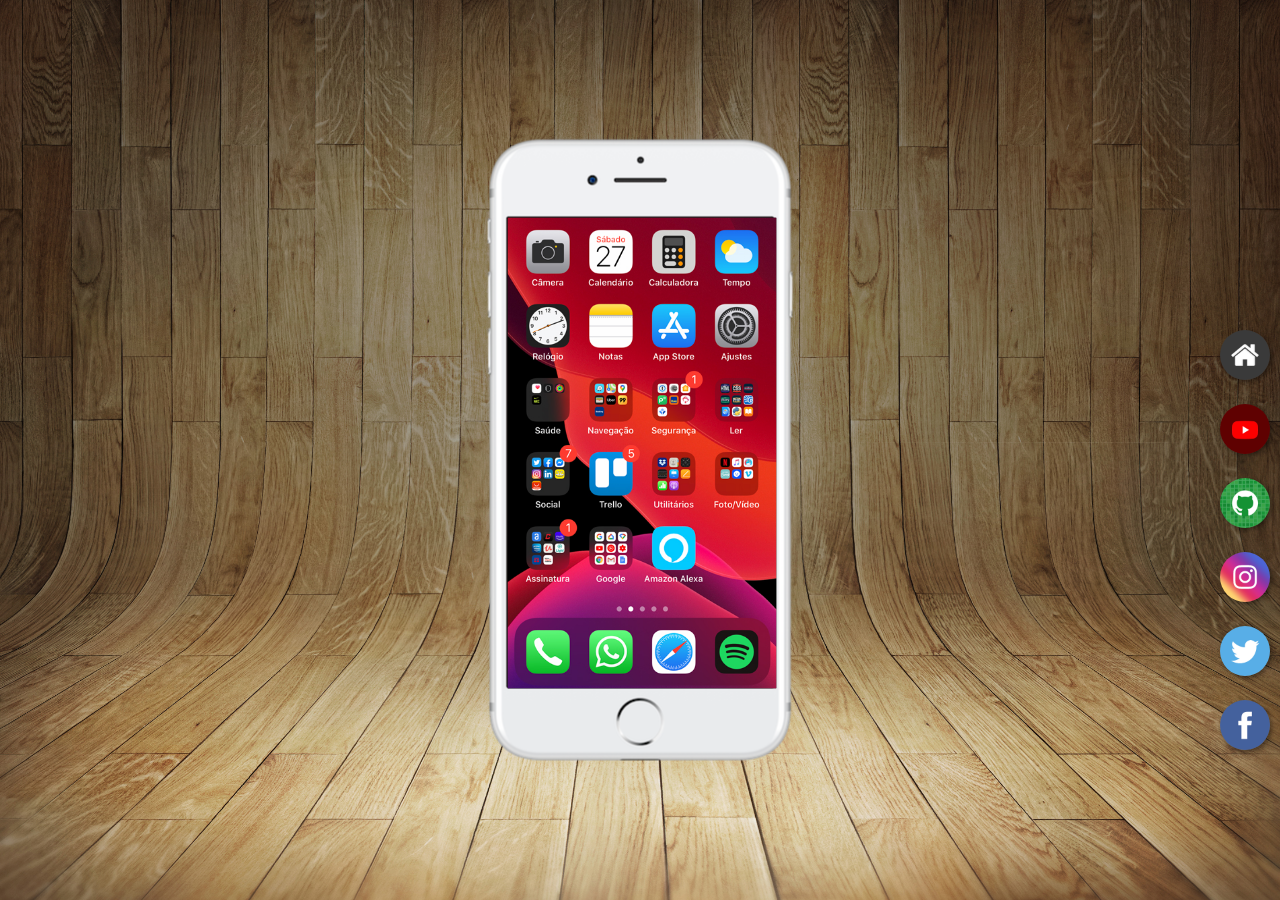
<file: index.html>
<!DOCTYPE html>
<html lang="pt-br">
<head>
    <meta charset="UTF-8">
    <meta http-equiv="X-UA-Compatible" content="IE=edge">
    <meta name="viewport" content="width=device-width, initial-scale=1.0">
    <link rel="shortcut icon" href="favicon.ico" type="image/x-icon">
    <link rel="stylesheet" href="style.css">
    <title>Projeto Redes Sociais</title>
</head>
<body>
    <main>
        <section id="telefone">
            <iframe src="home.html"  name="tela" id="tela" frameborder="0">
                Seu navegador nãp é compatível com isso
            </iframe>

        </section>
        <section id="redes-sociais">
            <a href="home.html" target="tela"><img src="imagens/logo-home.jpg" alt="Home"></a><br>
            <a href="youtube.html" target="tela"><img src="imagens/logo-youtube.jpg" alt="Youtube"></a><br>
            <a href="github.html" target="tela"><img src="imagens/logo-github.jpg" alt="GitHub"></a><br>
            <a href="instagram.html" target="tela"><img src="imagens/logo-instagram.jpg" alt="Instagram"></a><br>
            <a href="twitter.html" target="tela"><img src="imagens/logo-twitter.jpg" alt="Twitter"></a><br>
            <a href="facebook.html" target="tela"><img src="imagens/logo-facebook.jpg" alt="Facebook"></a>

        </section>
    </main>
    
</body>
</html>
</file>
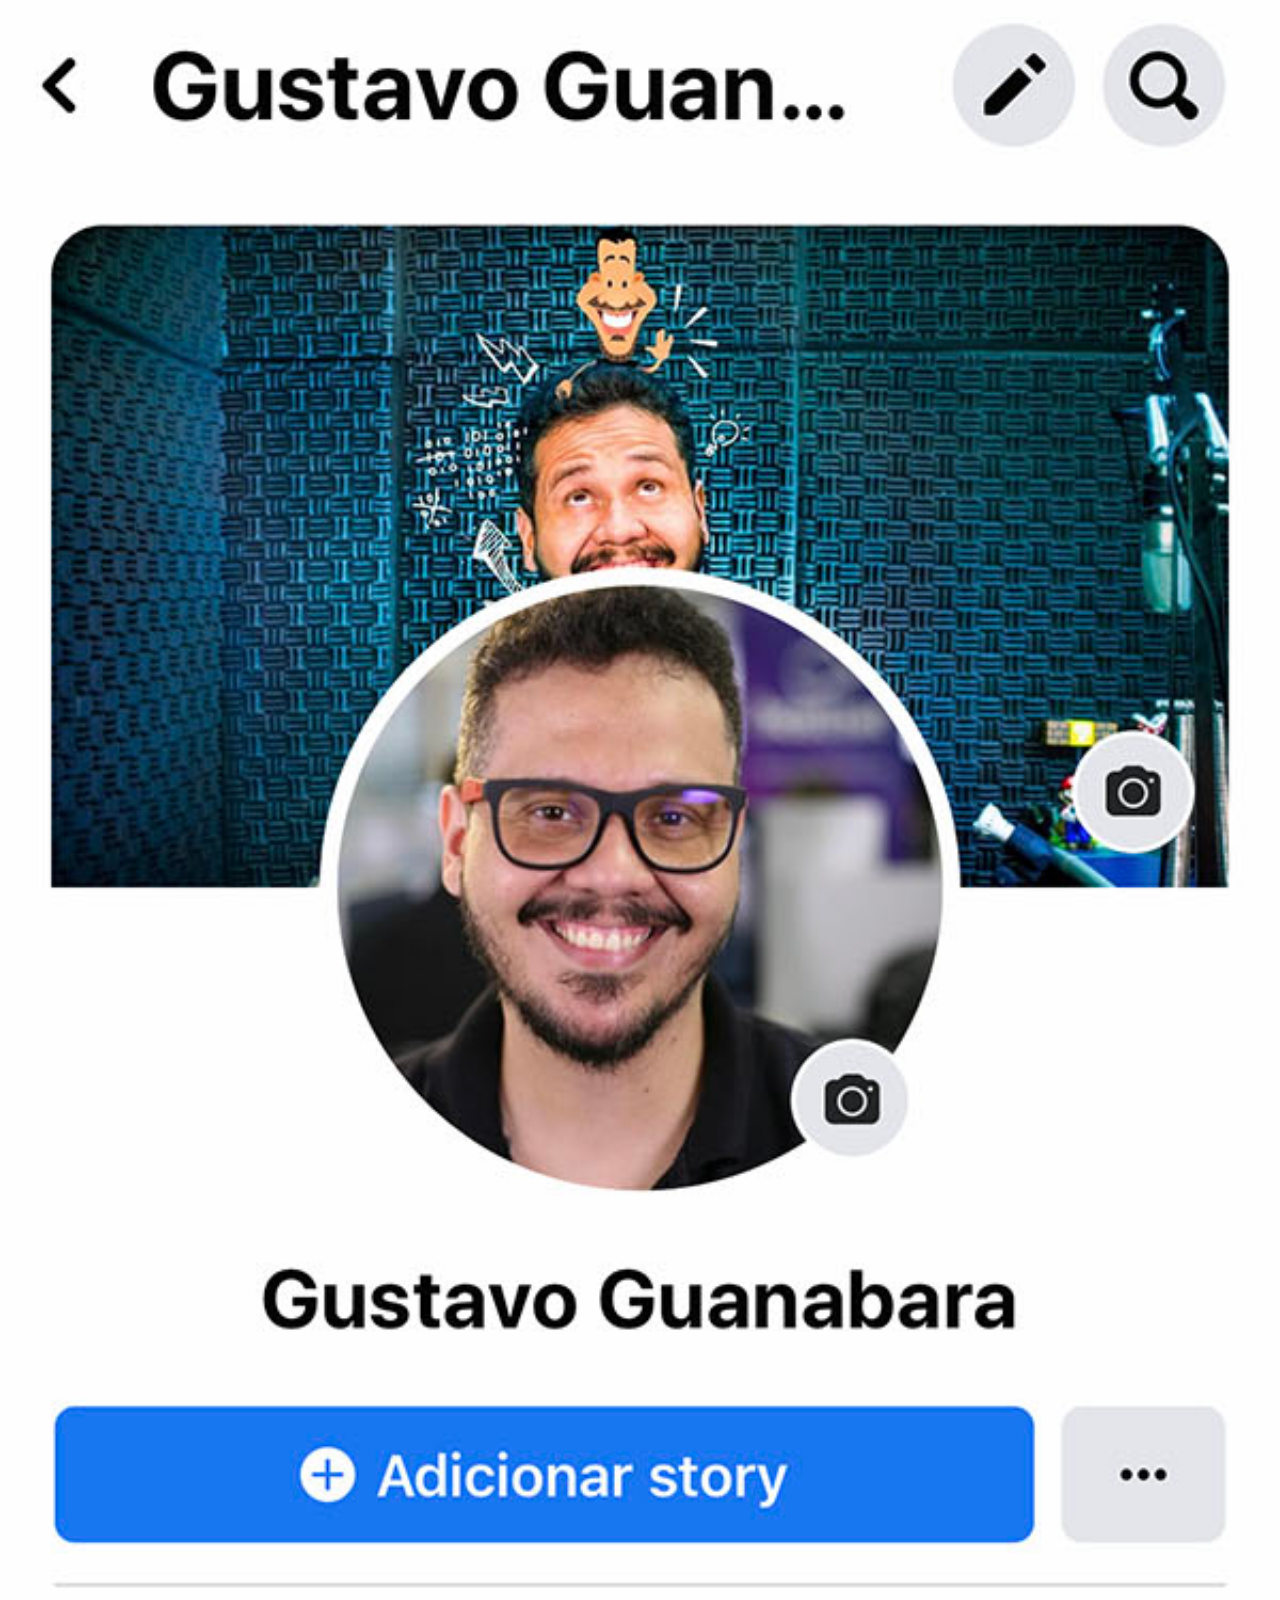
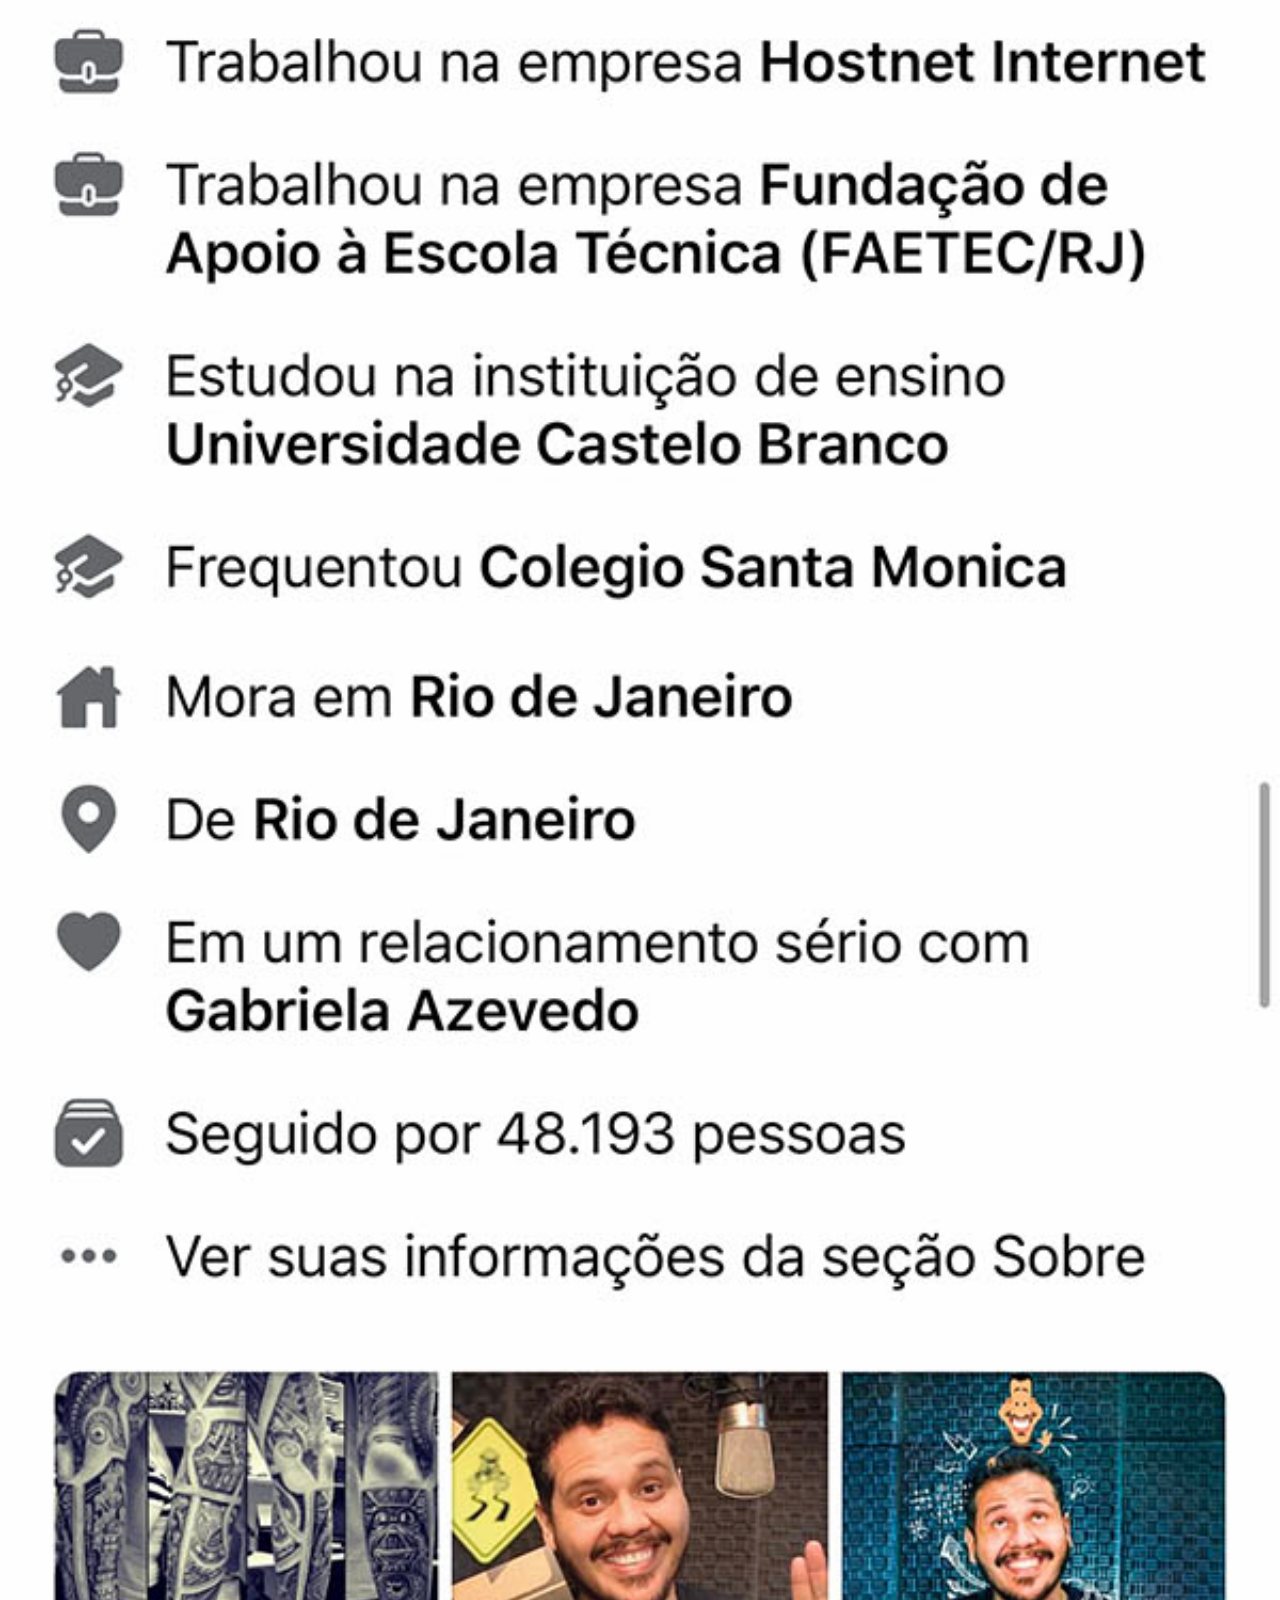
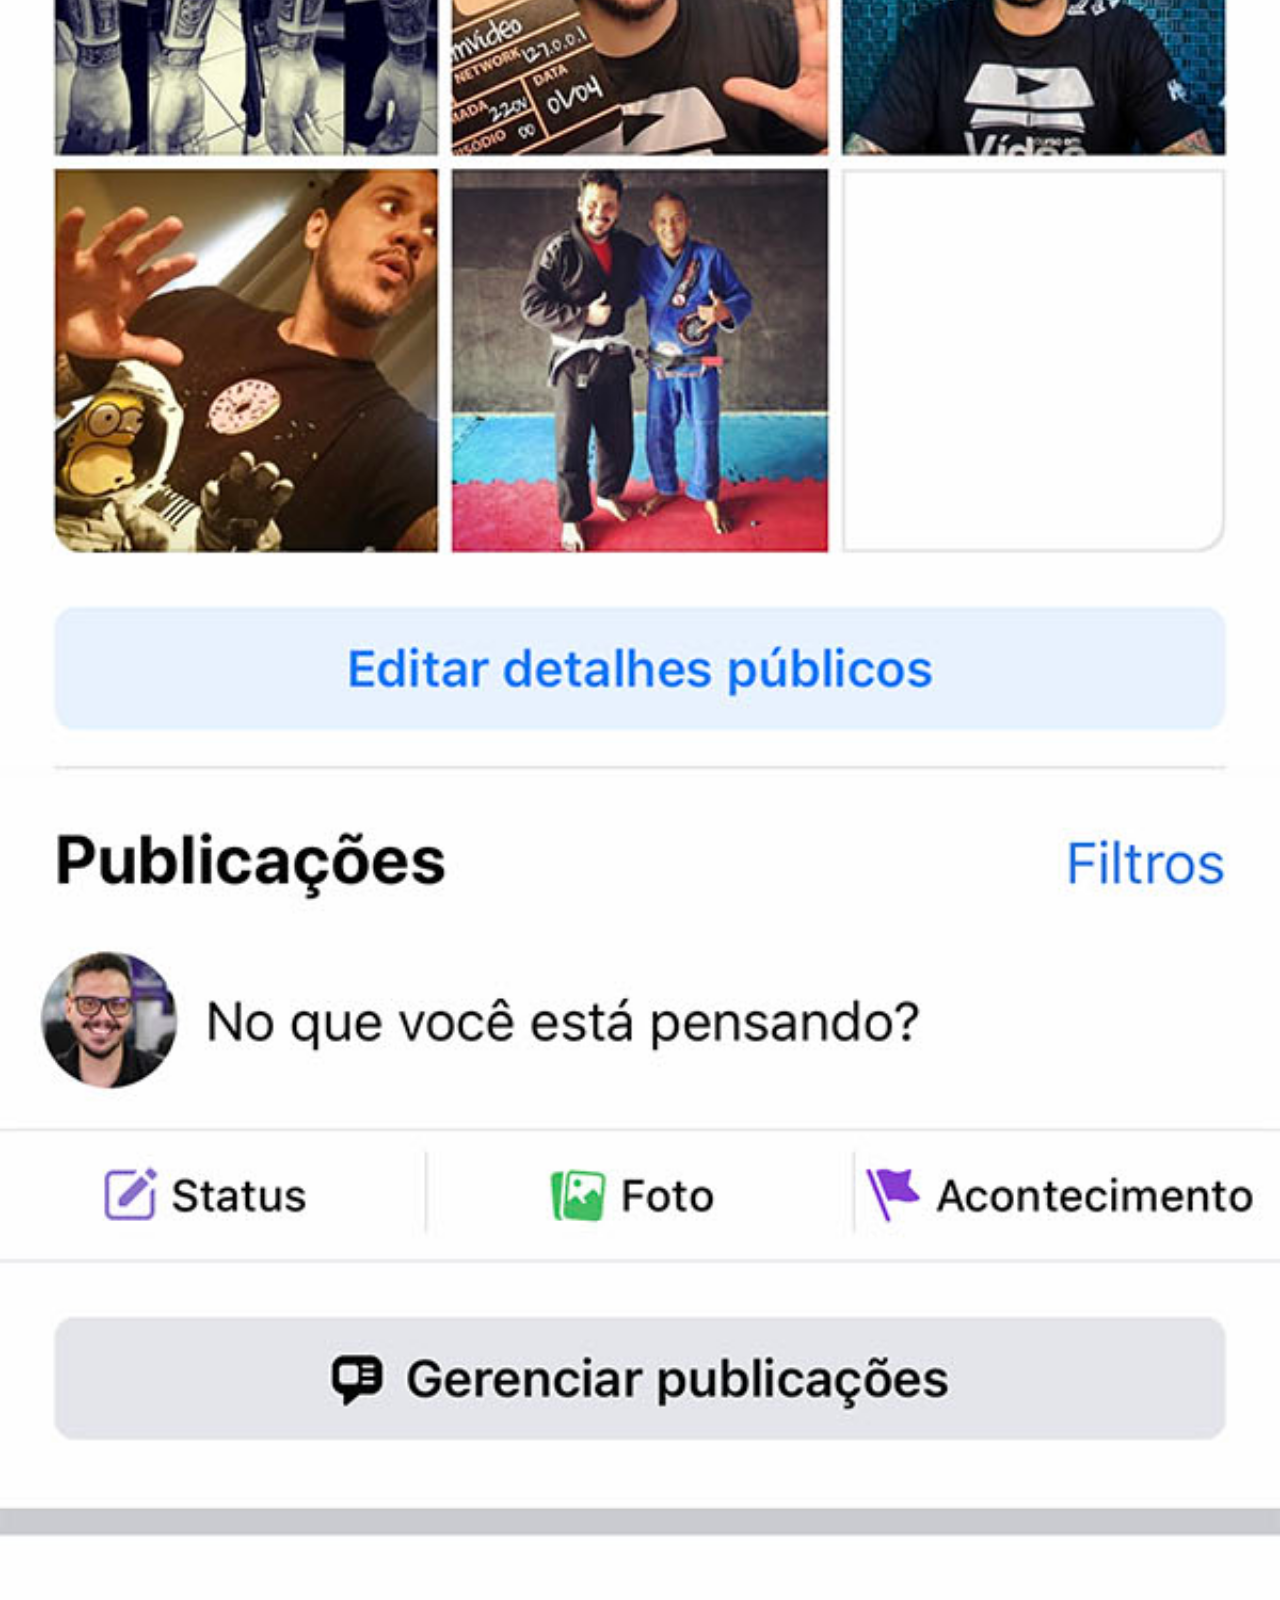
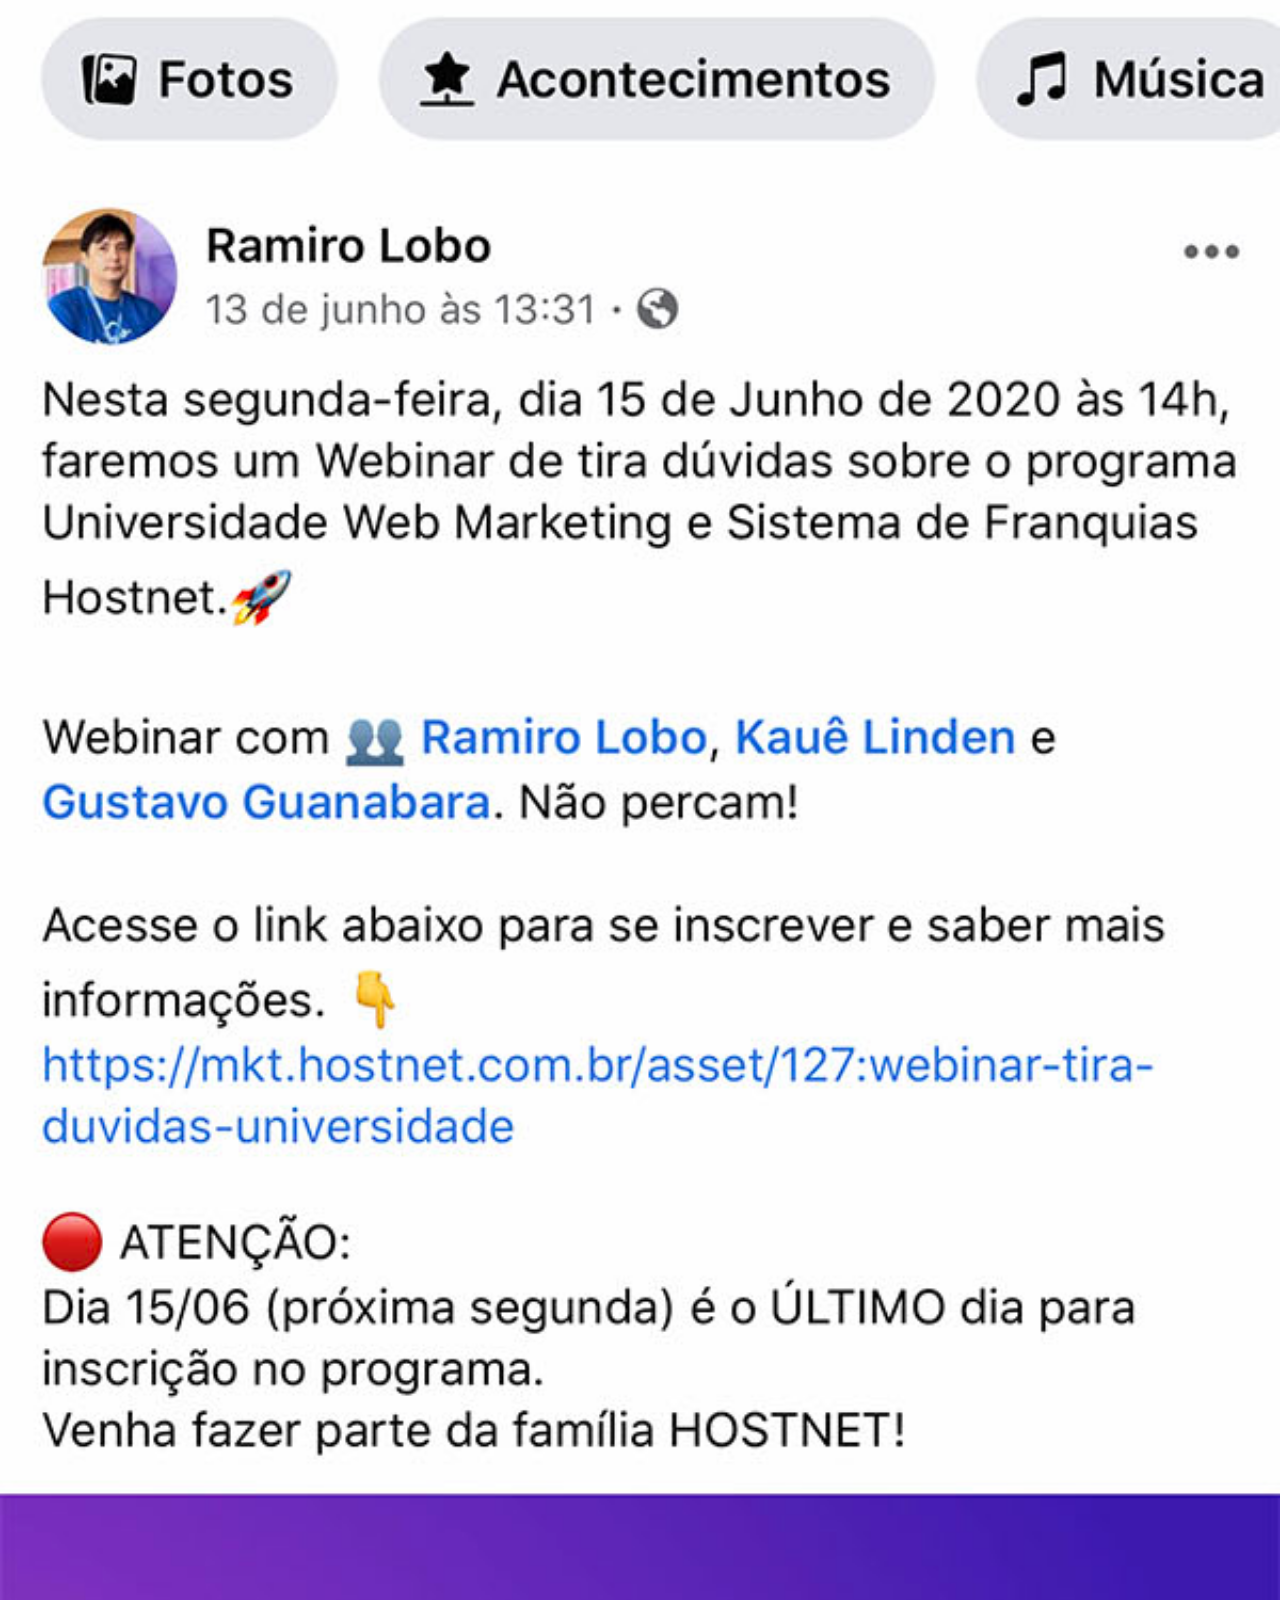
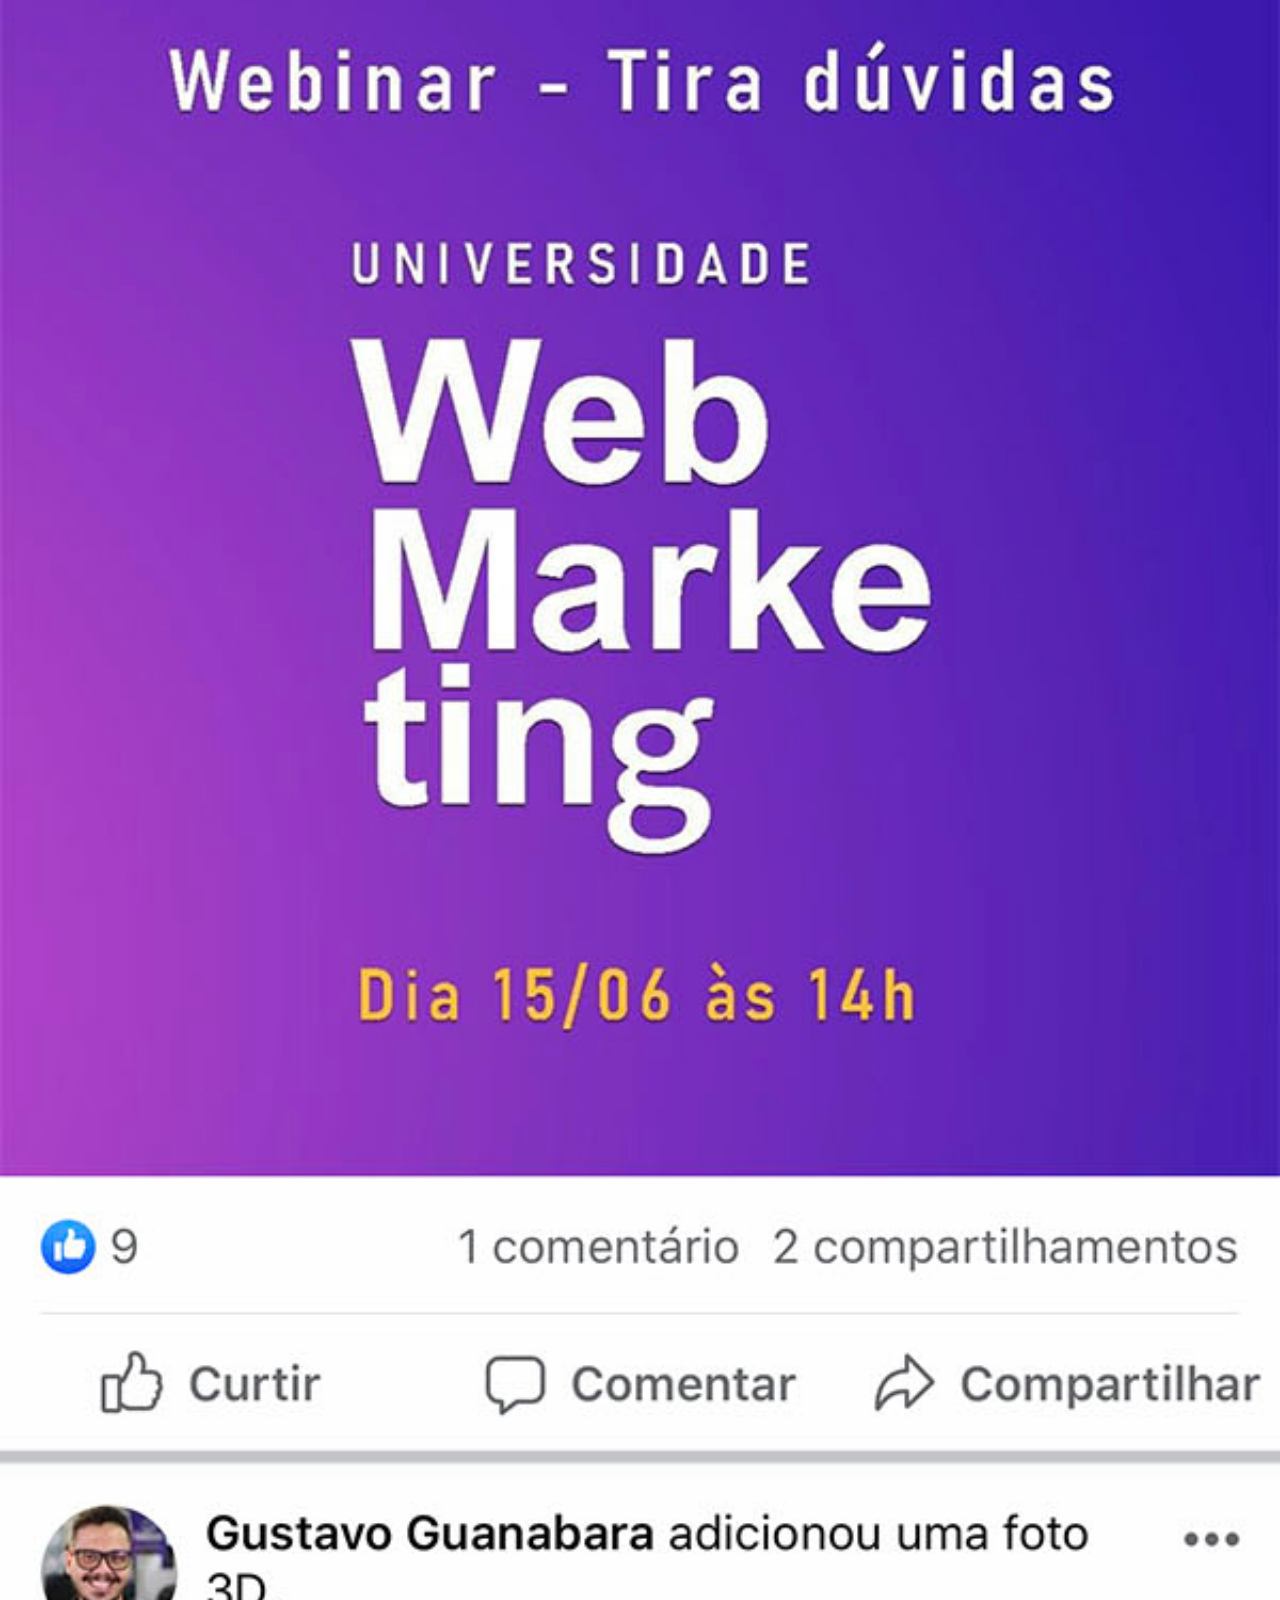
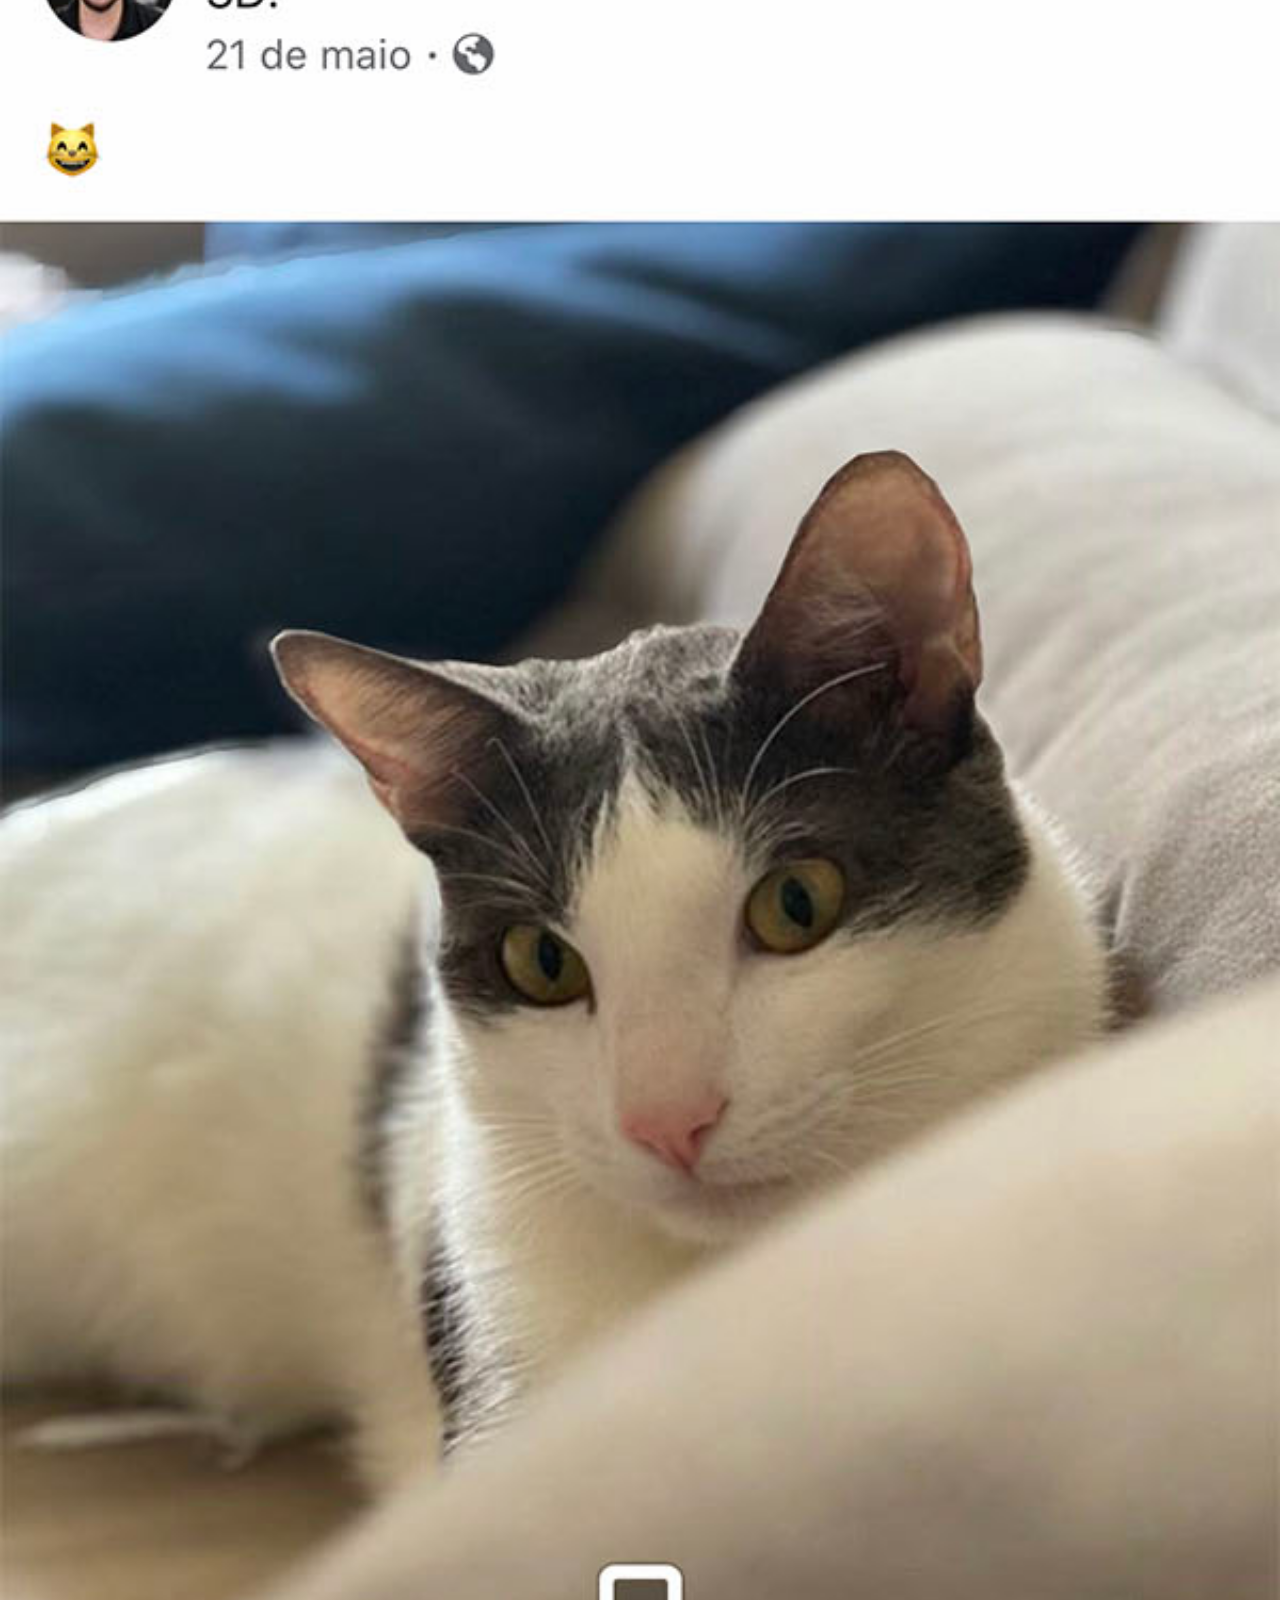
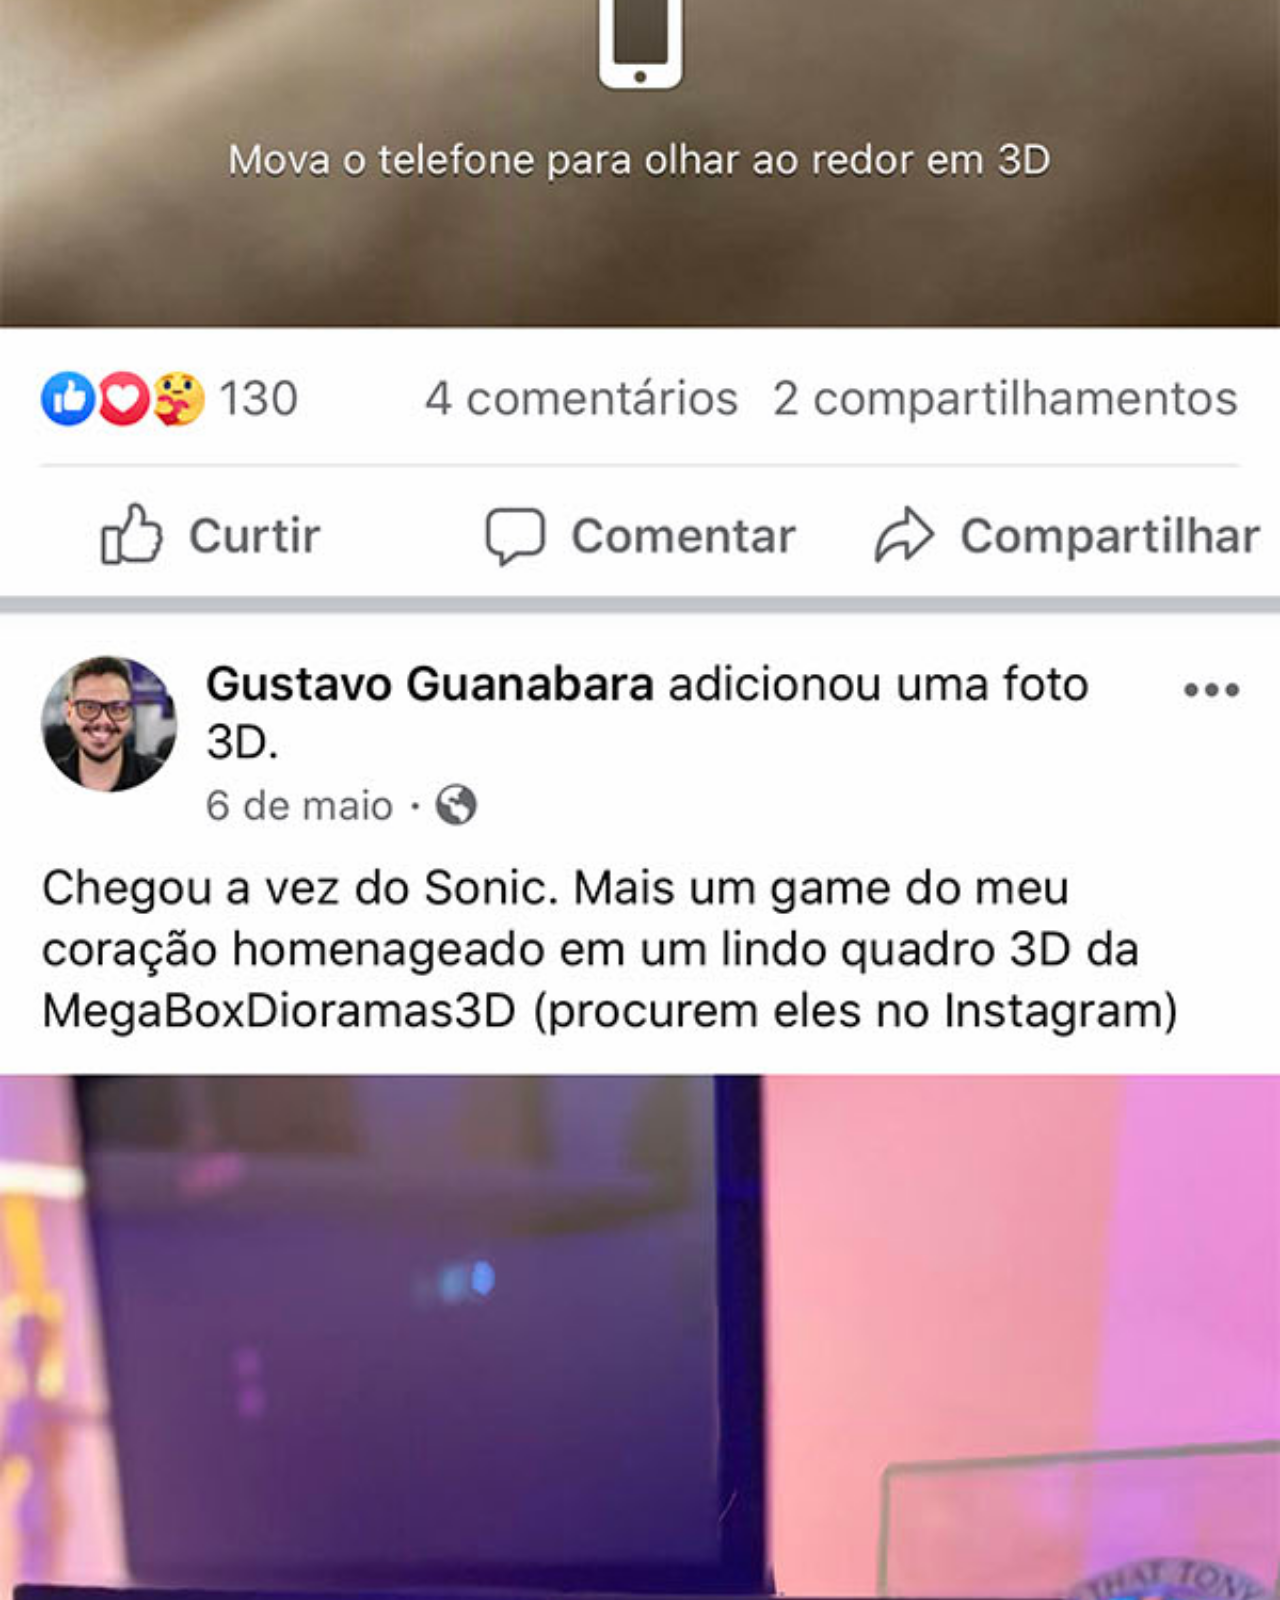
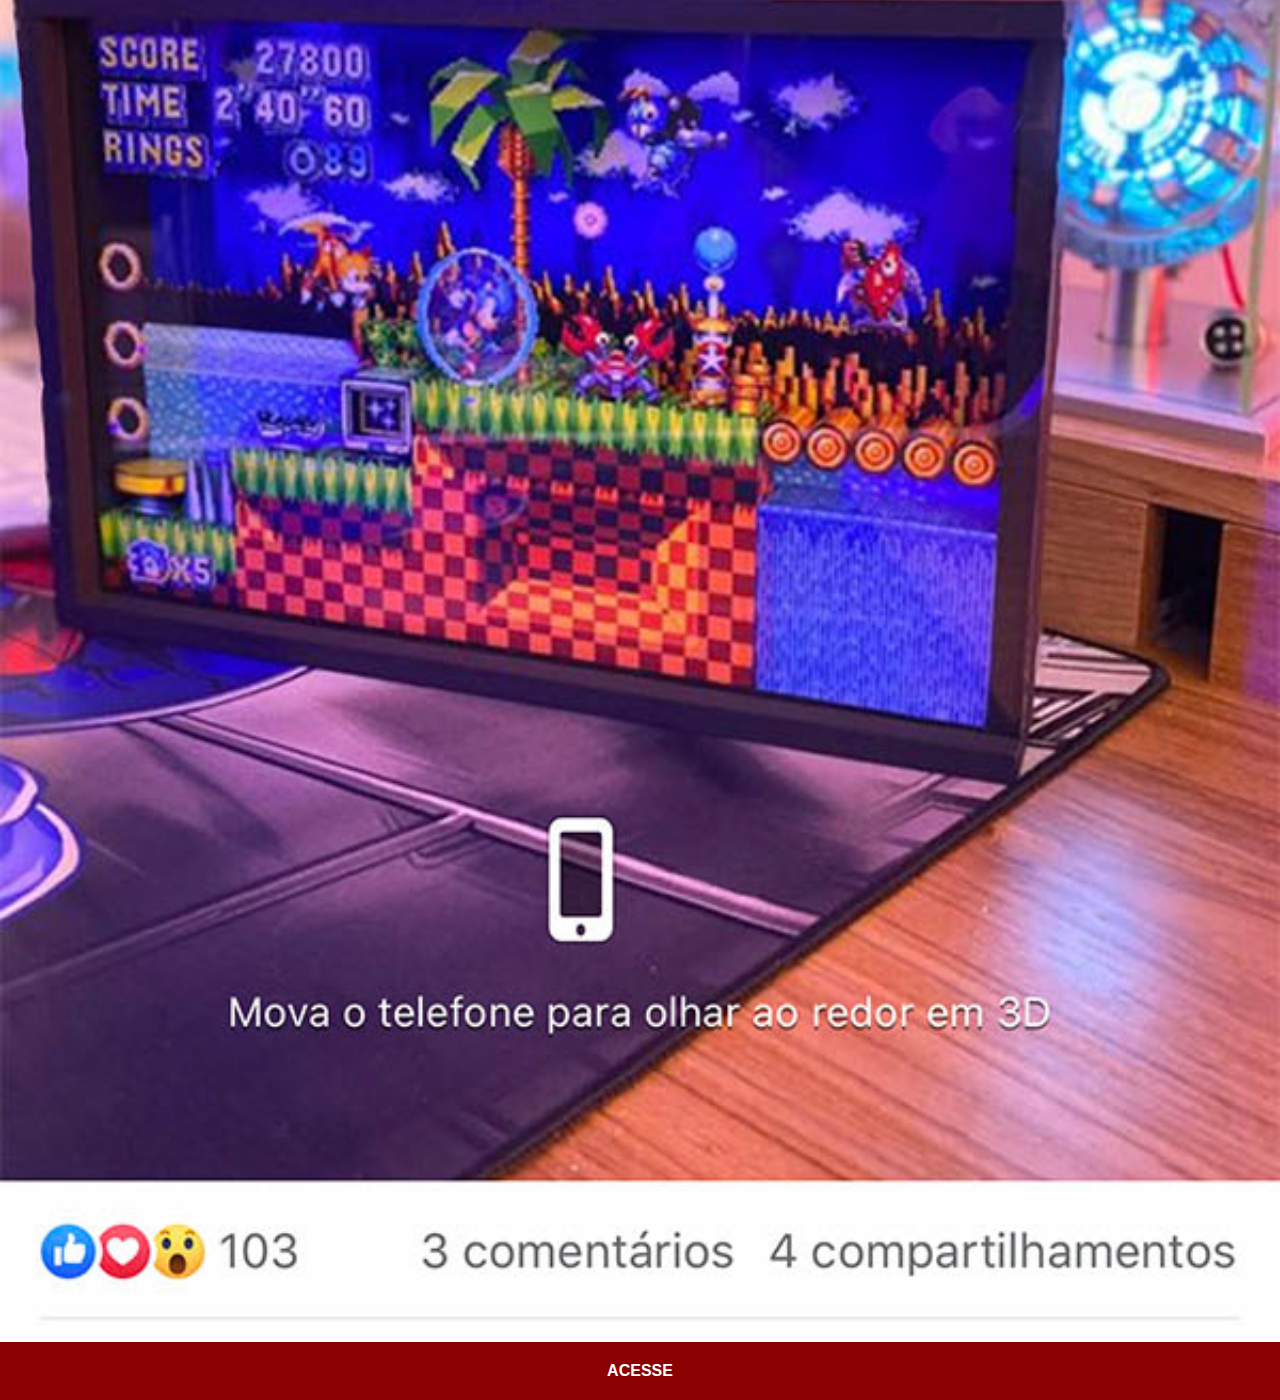
<file: facebook.html>
<!DOCTYPE html>
<html lang="pt-br">
<head>
    <meta charset="UTF-8">
    <meta http-equiv="X-UA-Compatible" content="IE=edge">
    <meta name="viewport" content="width=device-width, initial-scale=1.0">
    <link rel="stylesheet" href="estilos/social.css">
    <title>Facebook</title>
</head>
<body>
    <img src="imagens/tela-facebook.jpg" alt="Facebook">
    <a href="https://www.facebook.com/gustavoguanabara/?locale=pt_BR" target="_blank">ACESSE</a>
    
</body>
</html>
</file>
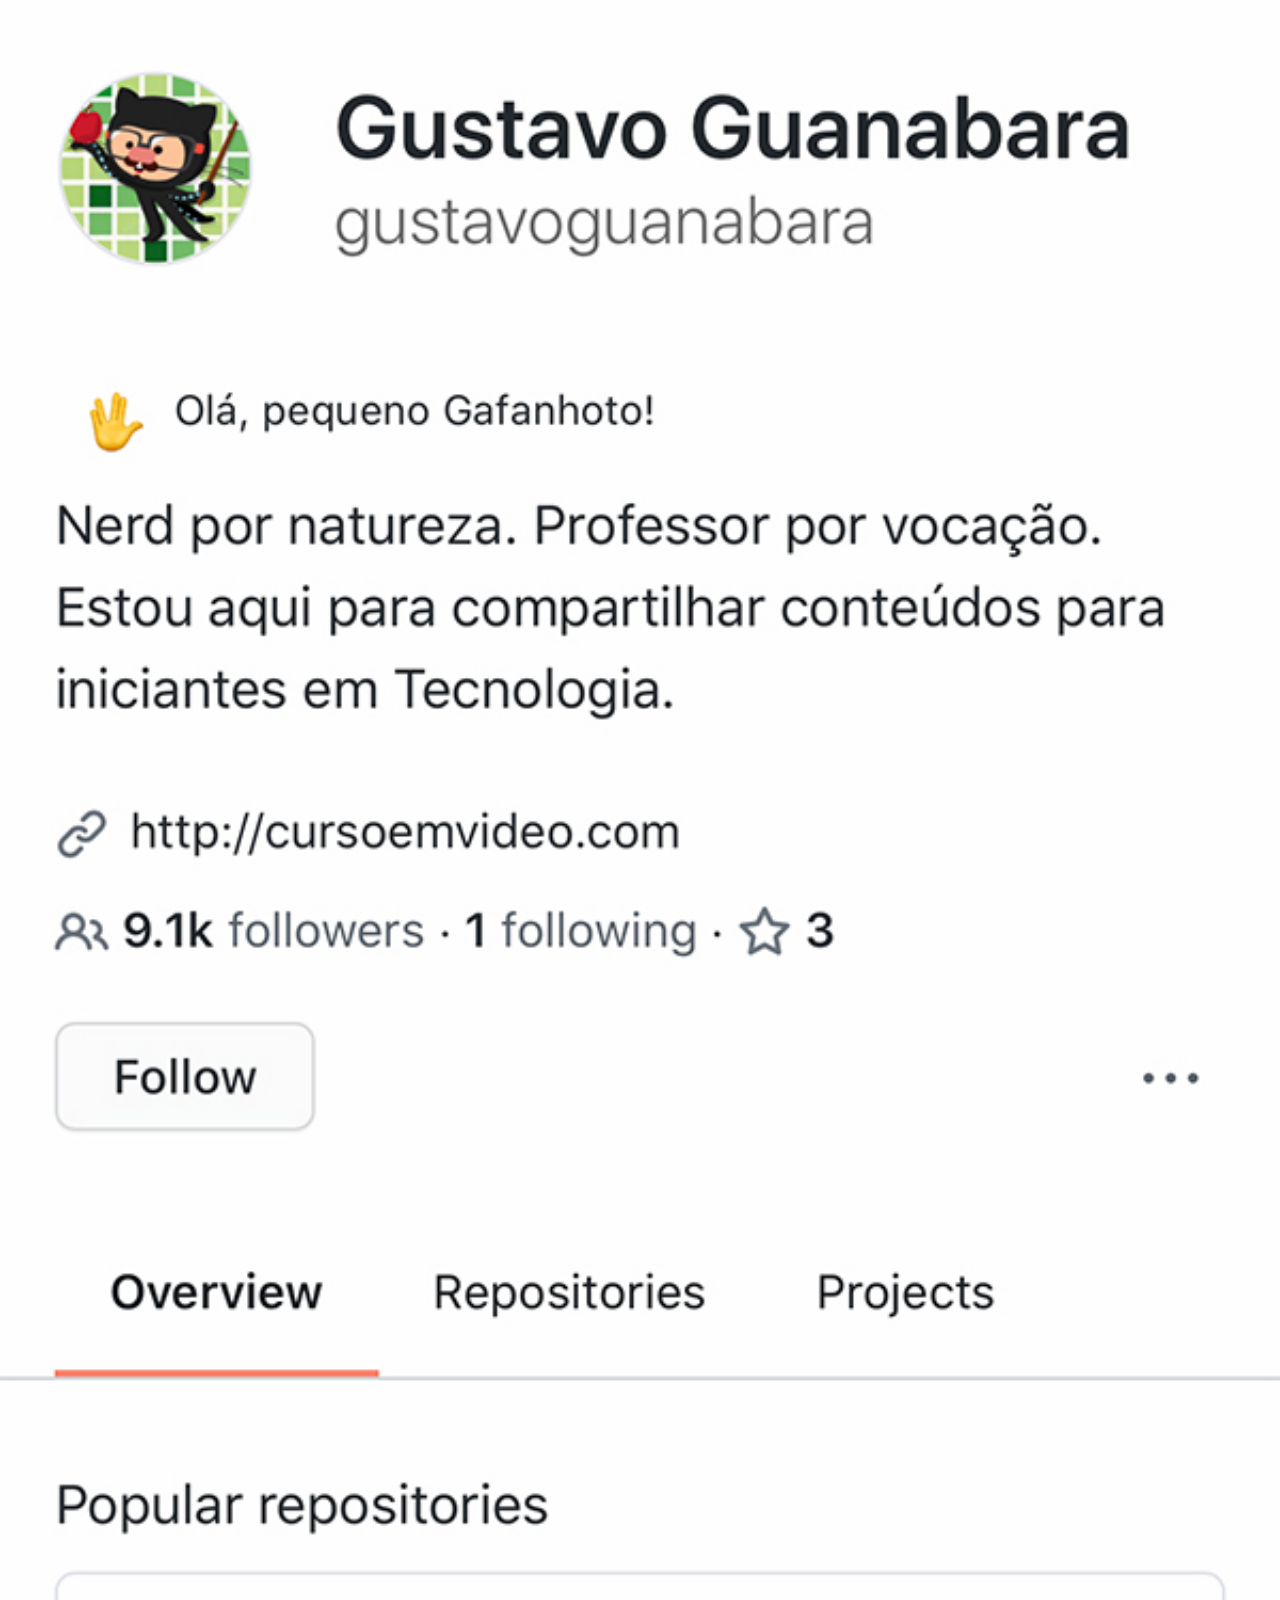
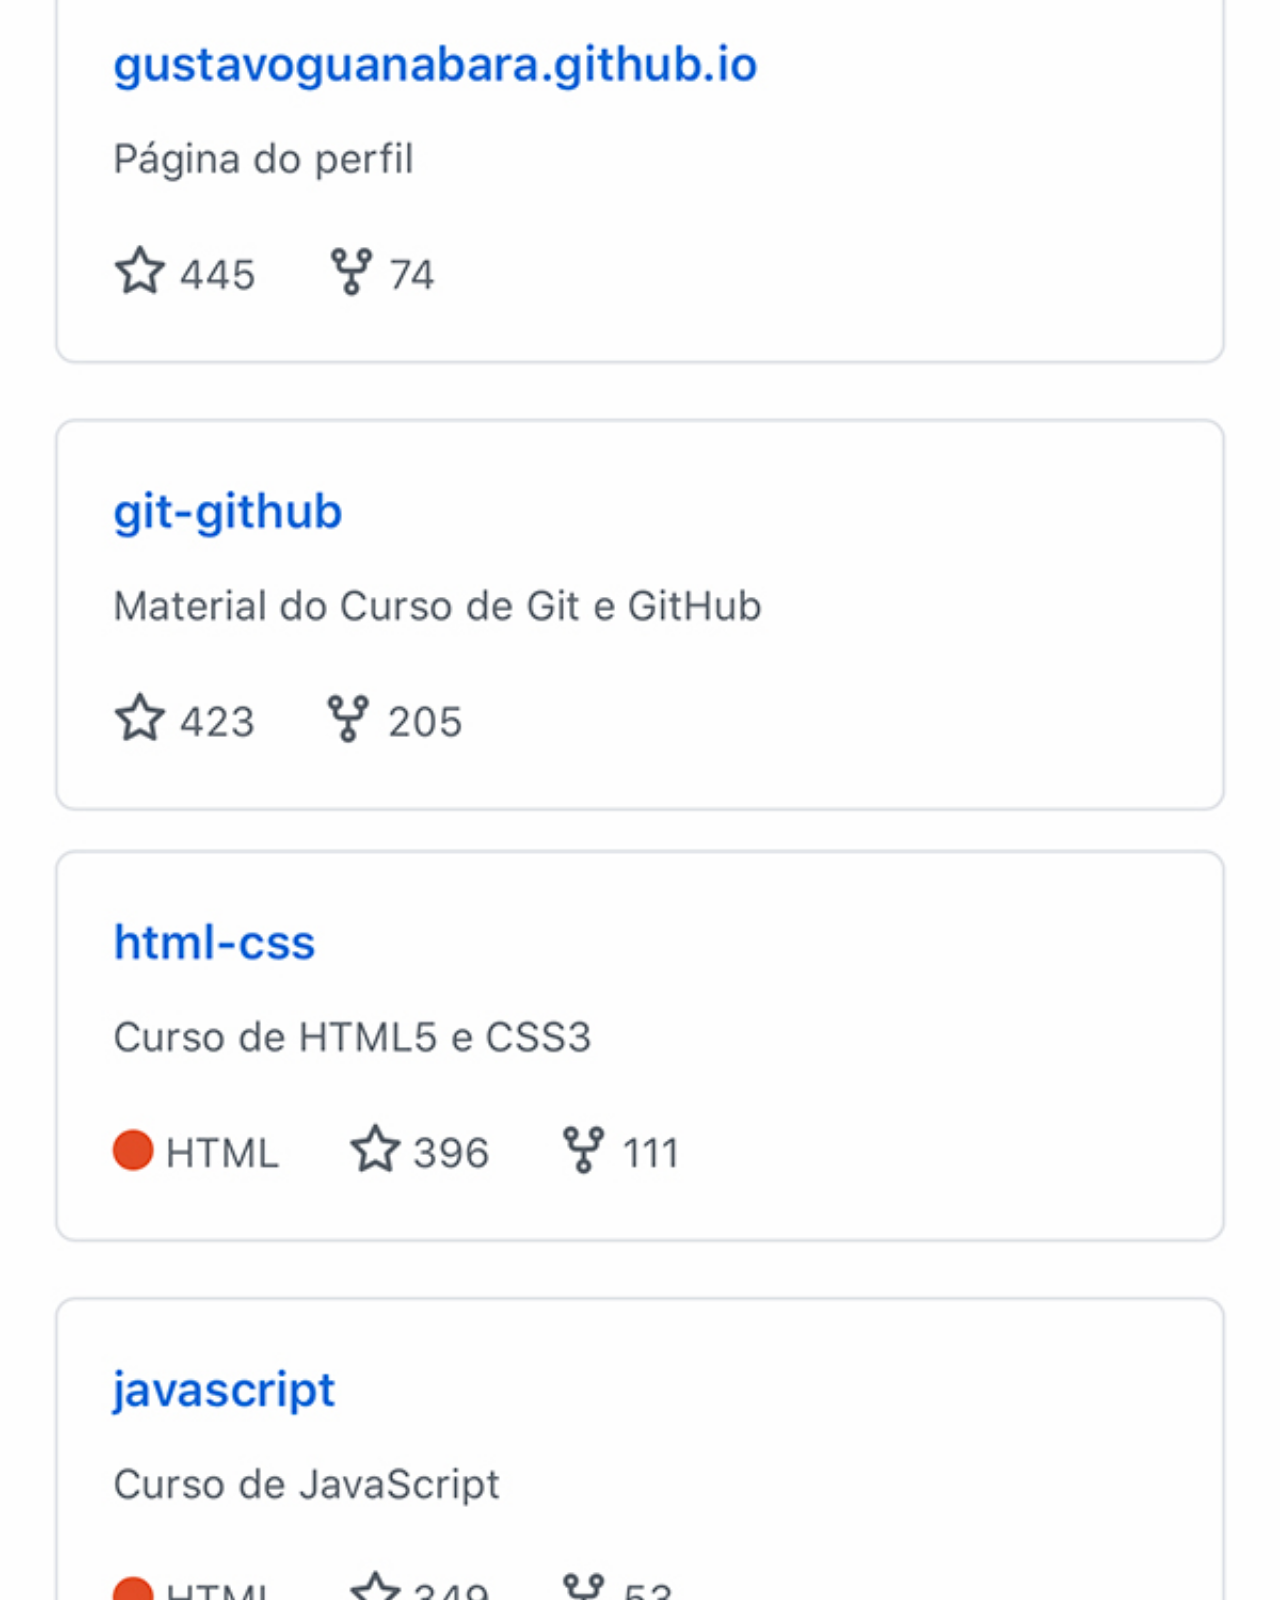
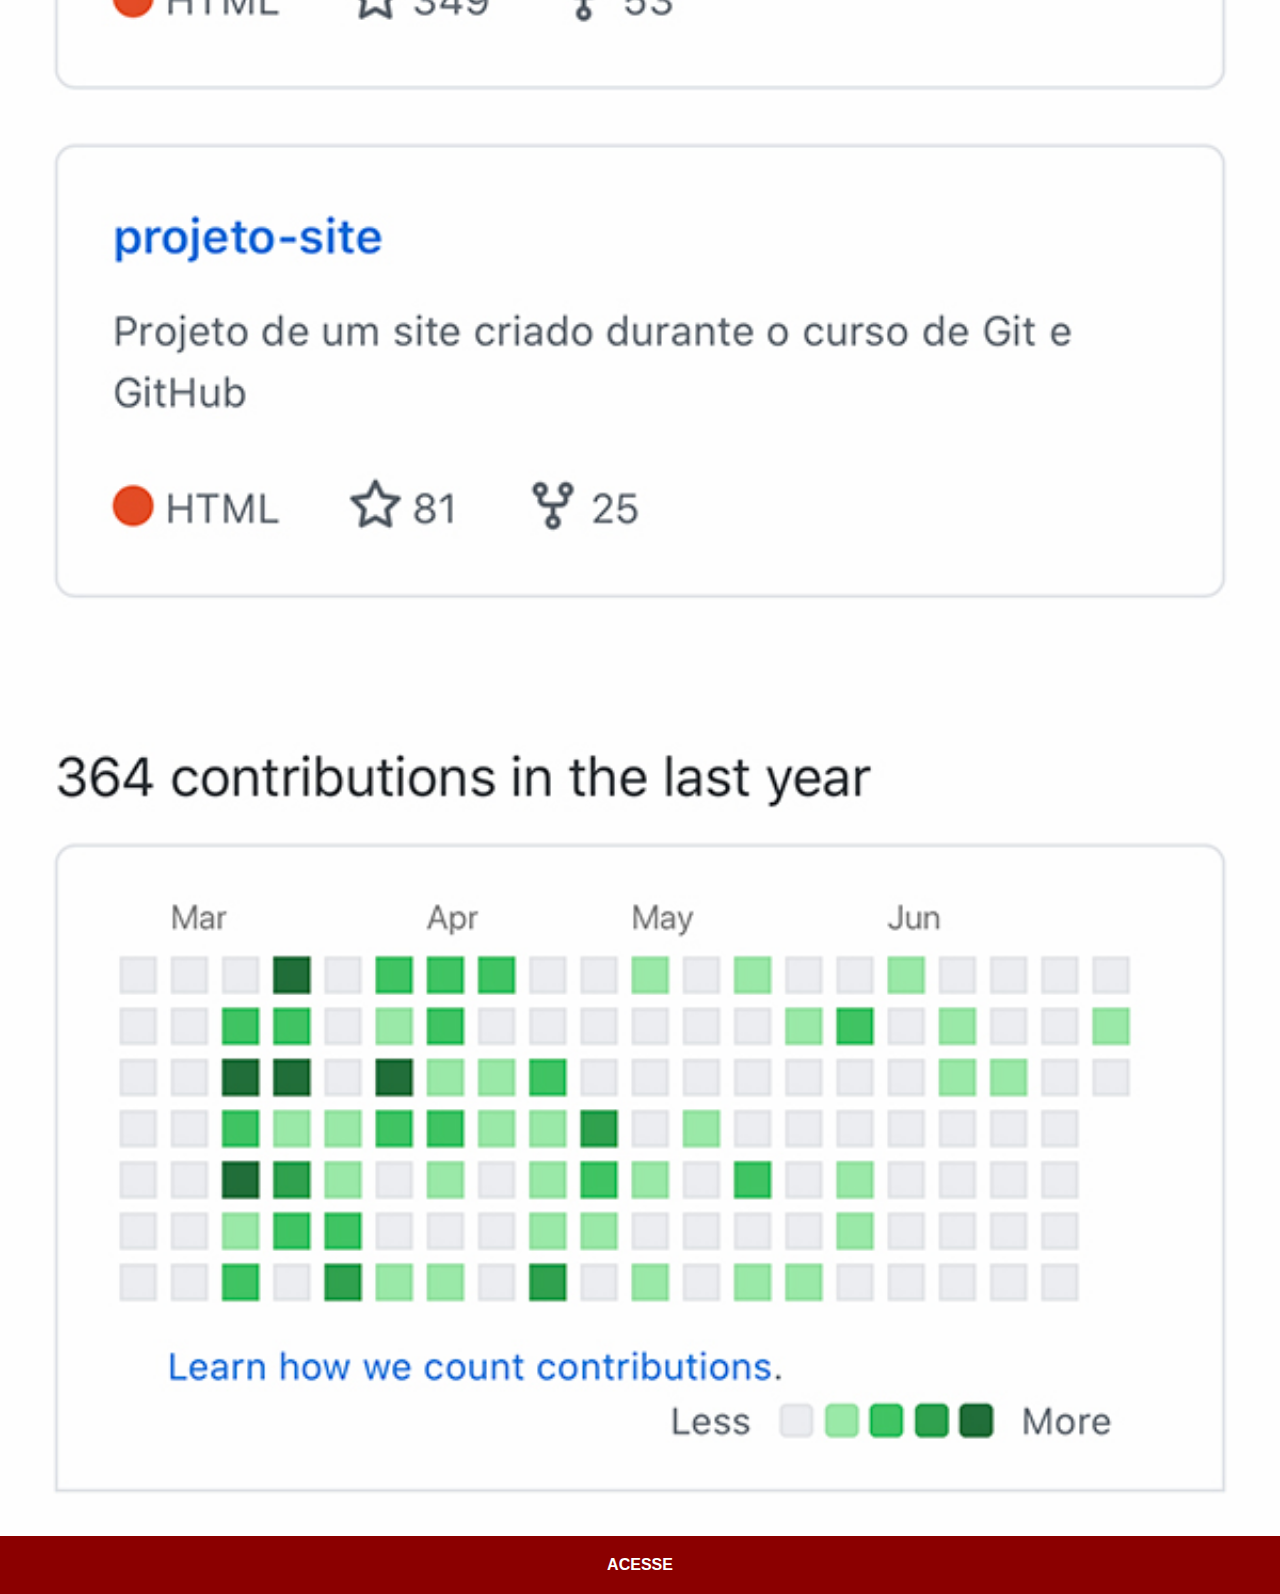
<file: github.html>
<!DOCTYPE html>
<html lang="pt-br">
<head>
    <meta charset="UTF-8">
    <meta http-equiv="X-UA-Compatible" content="IE=edge">
    <meta name="viewport" content="width=device-width, initial-scale=1.0">
    <link rel="stylesheet" href="estilos/social.css">
    <title>GitHub</title>
</head>
<body>
    <img src="imagens/tela-github.jpg" alt="GitHub">
    <a href="https://github.com/gustavoguanabara" target="_blank">ACESSE</a>
    
</body>
</html>
</file>
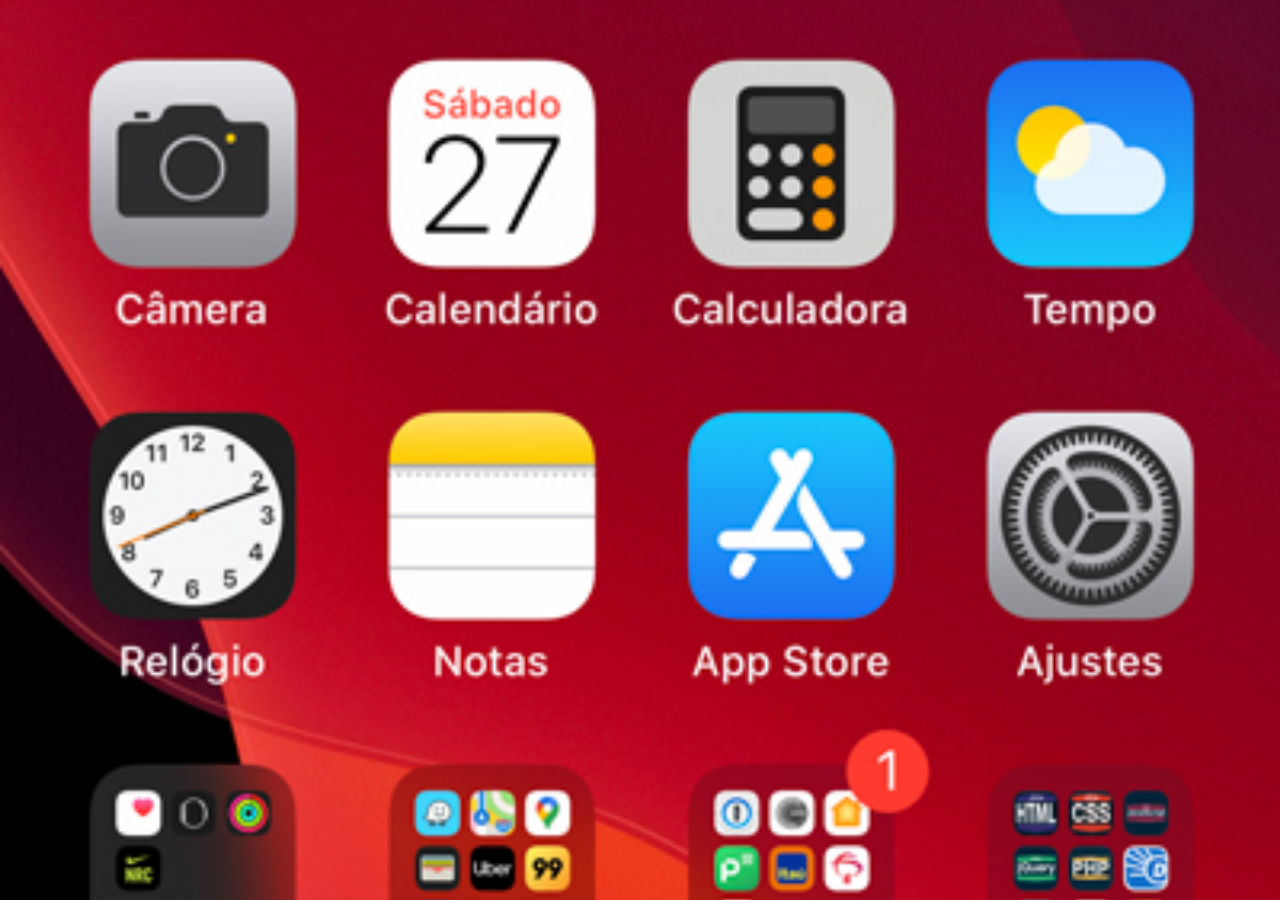
<file: home.html>
<!DOCTYPE html>
<html lang="pt-br">
<head>
    <meta charset="UTF-8">
    <meta http-equiv="X-UA-Compatible" content="IE=edge">
    <meta name="viewport" content="width=device-width, initial-scale=1.0">
    <title>Home</title>
</head>
<style>
    * {
        margin: 0px;
        padding: 0px;
    }

    body {
        width: 100vw;
        height: 100vh;
        background: black url(imagens/tela-home.jpg) no-repeat top center;
        background-size: cover;
    }
</style>
<body>
    
</body>
</html>
</file>
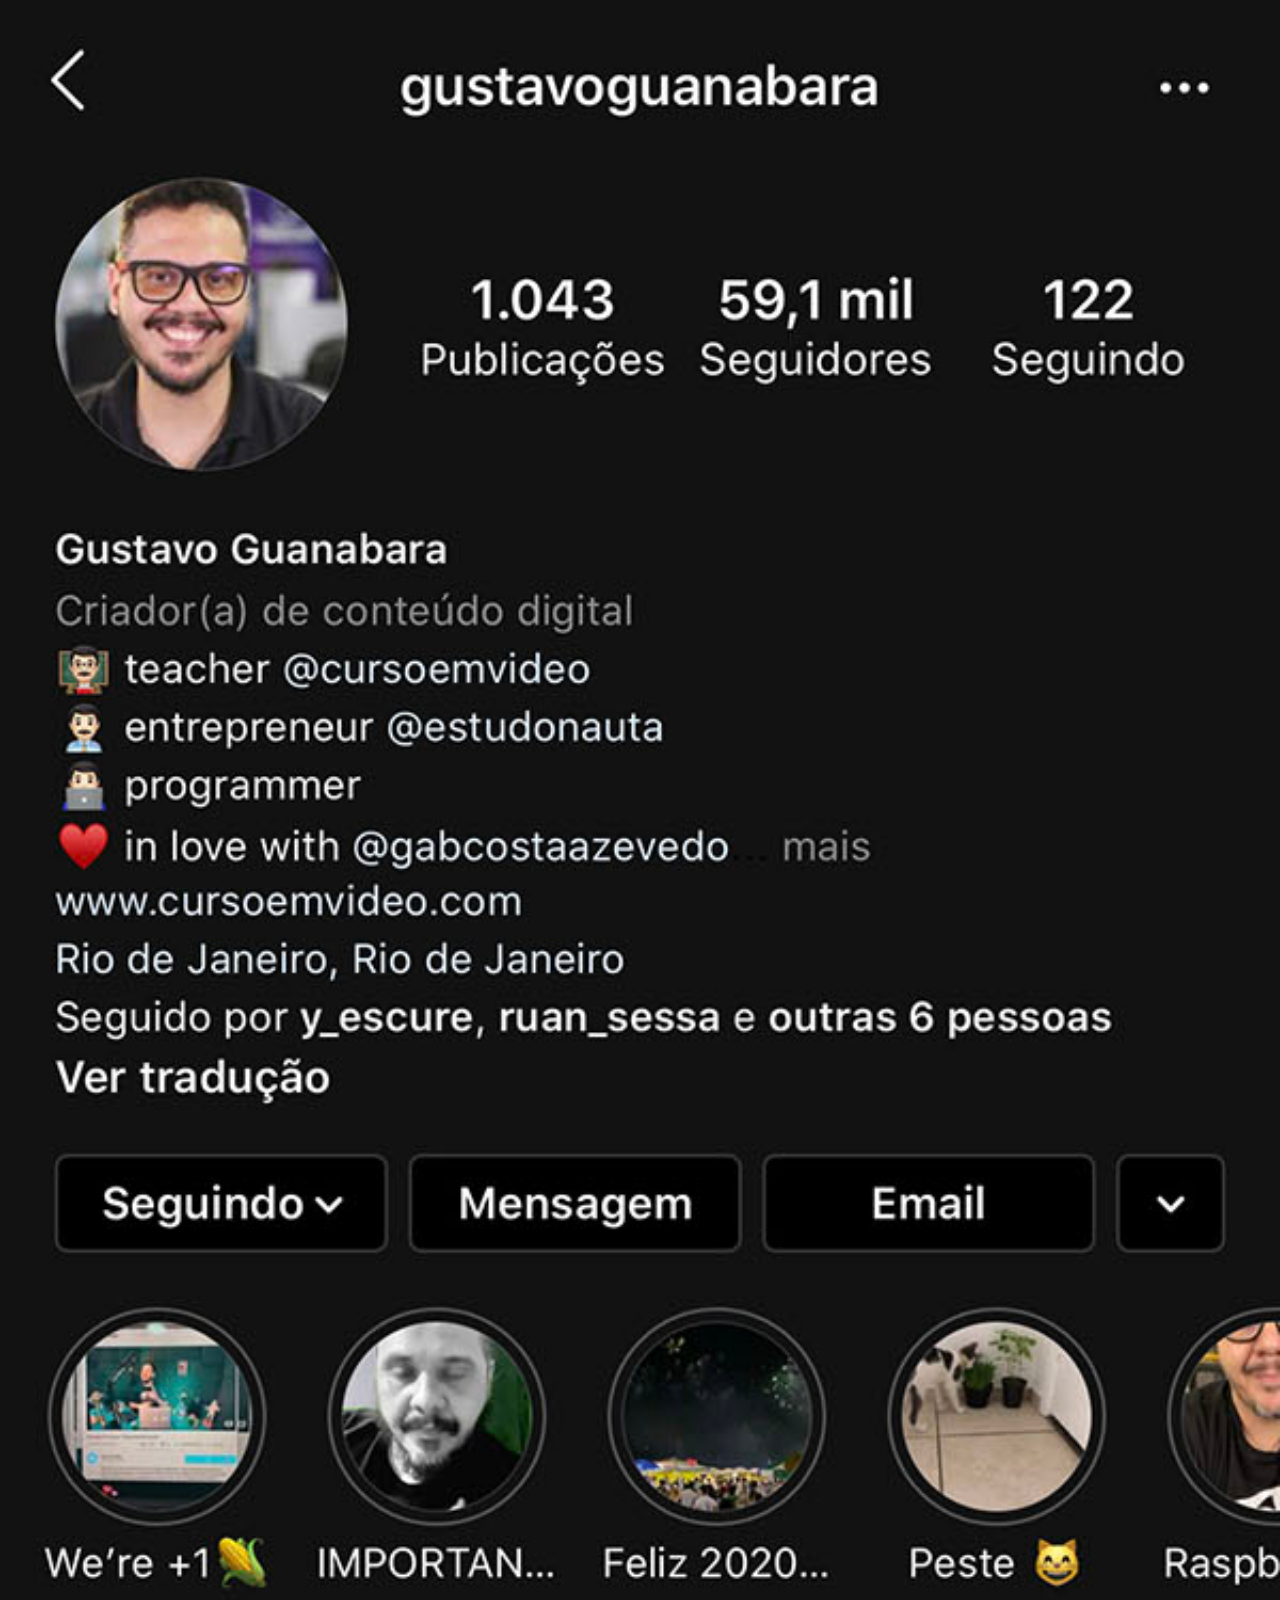
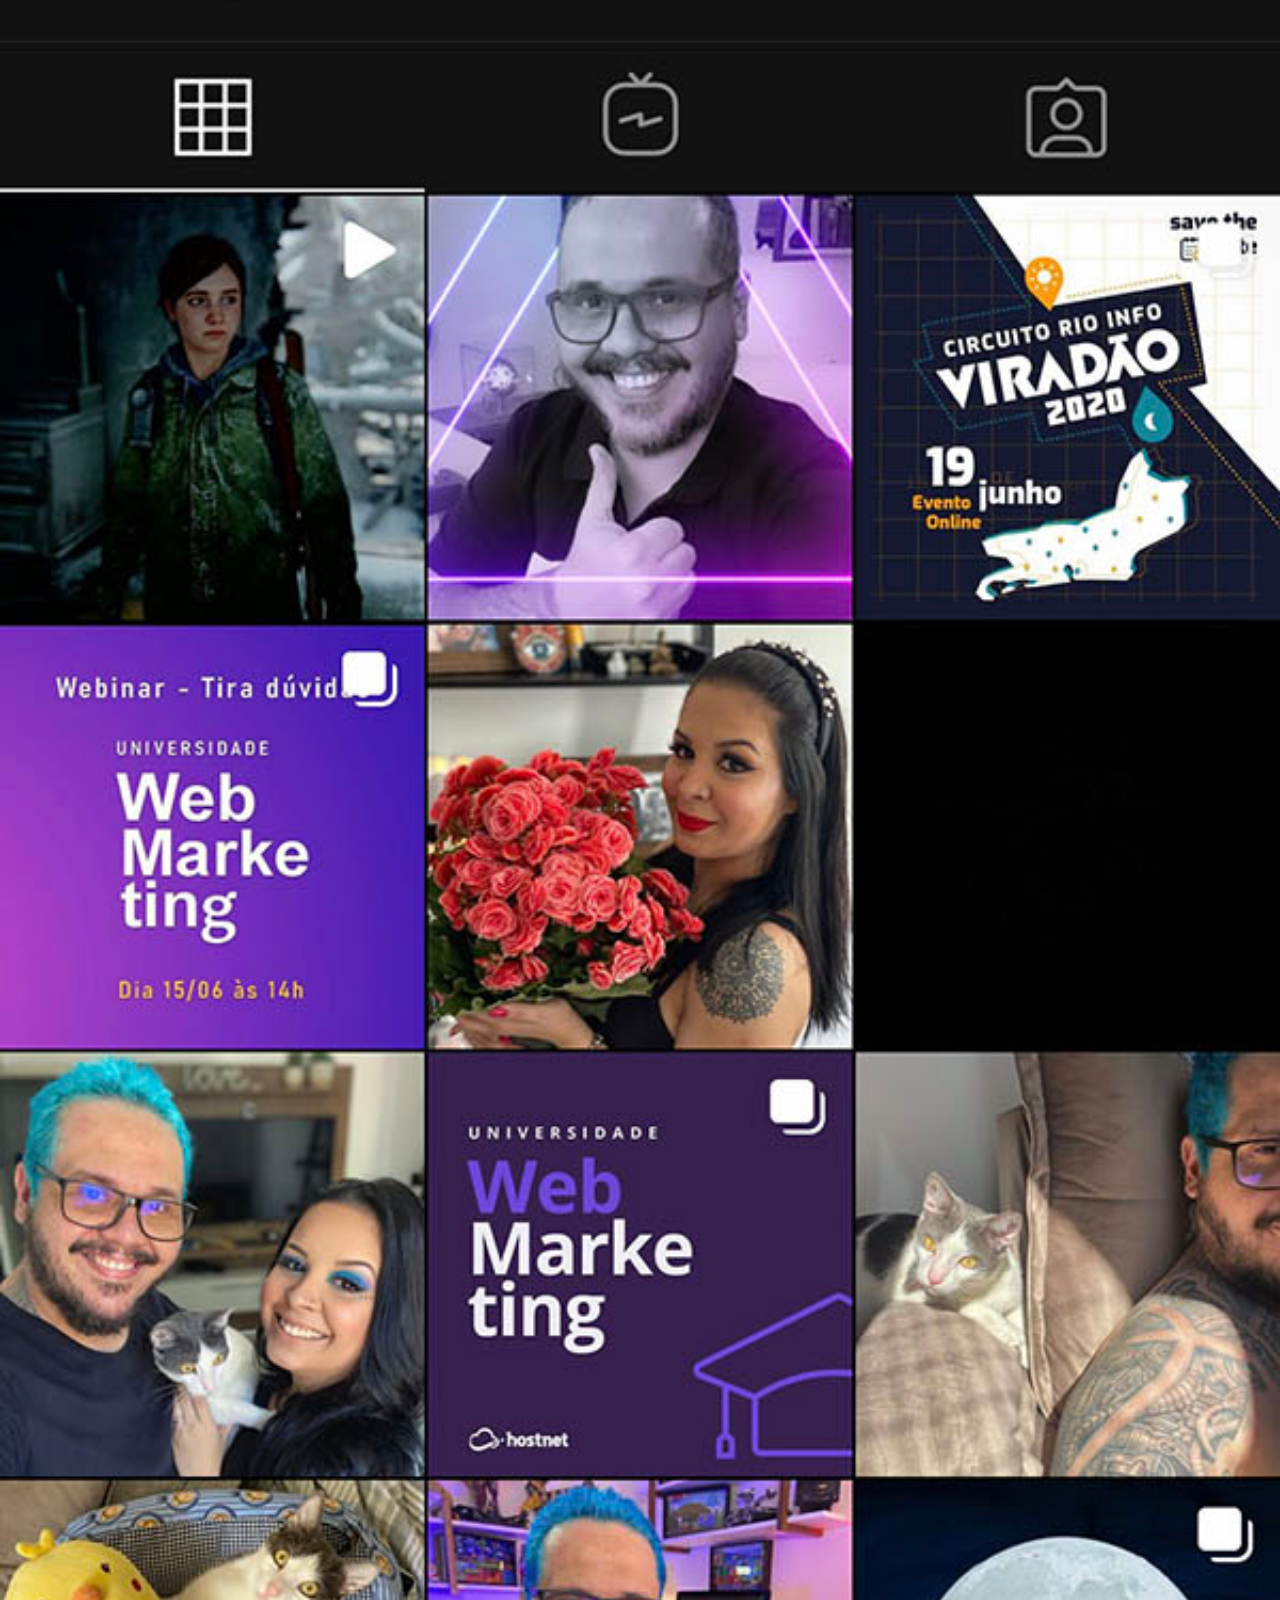
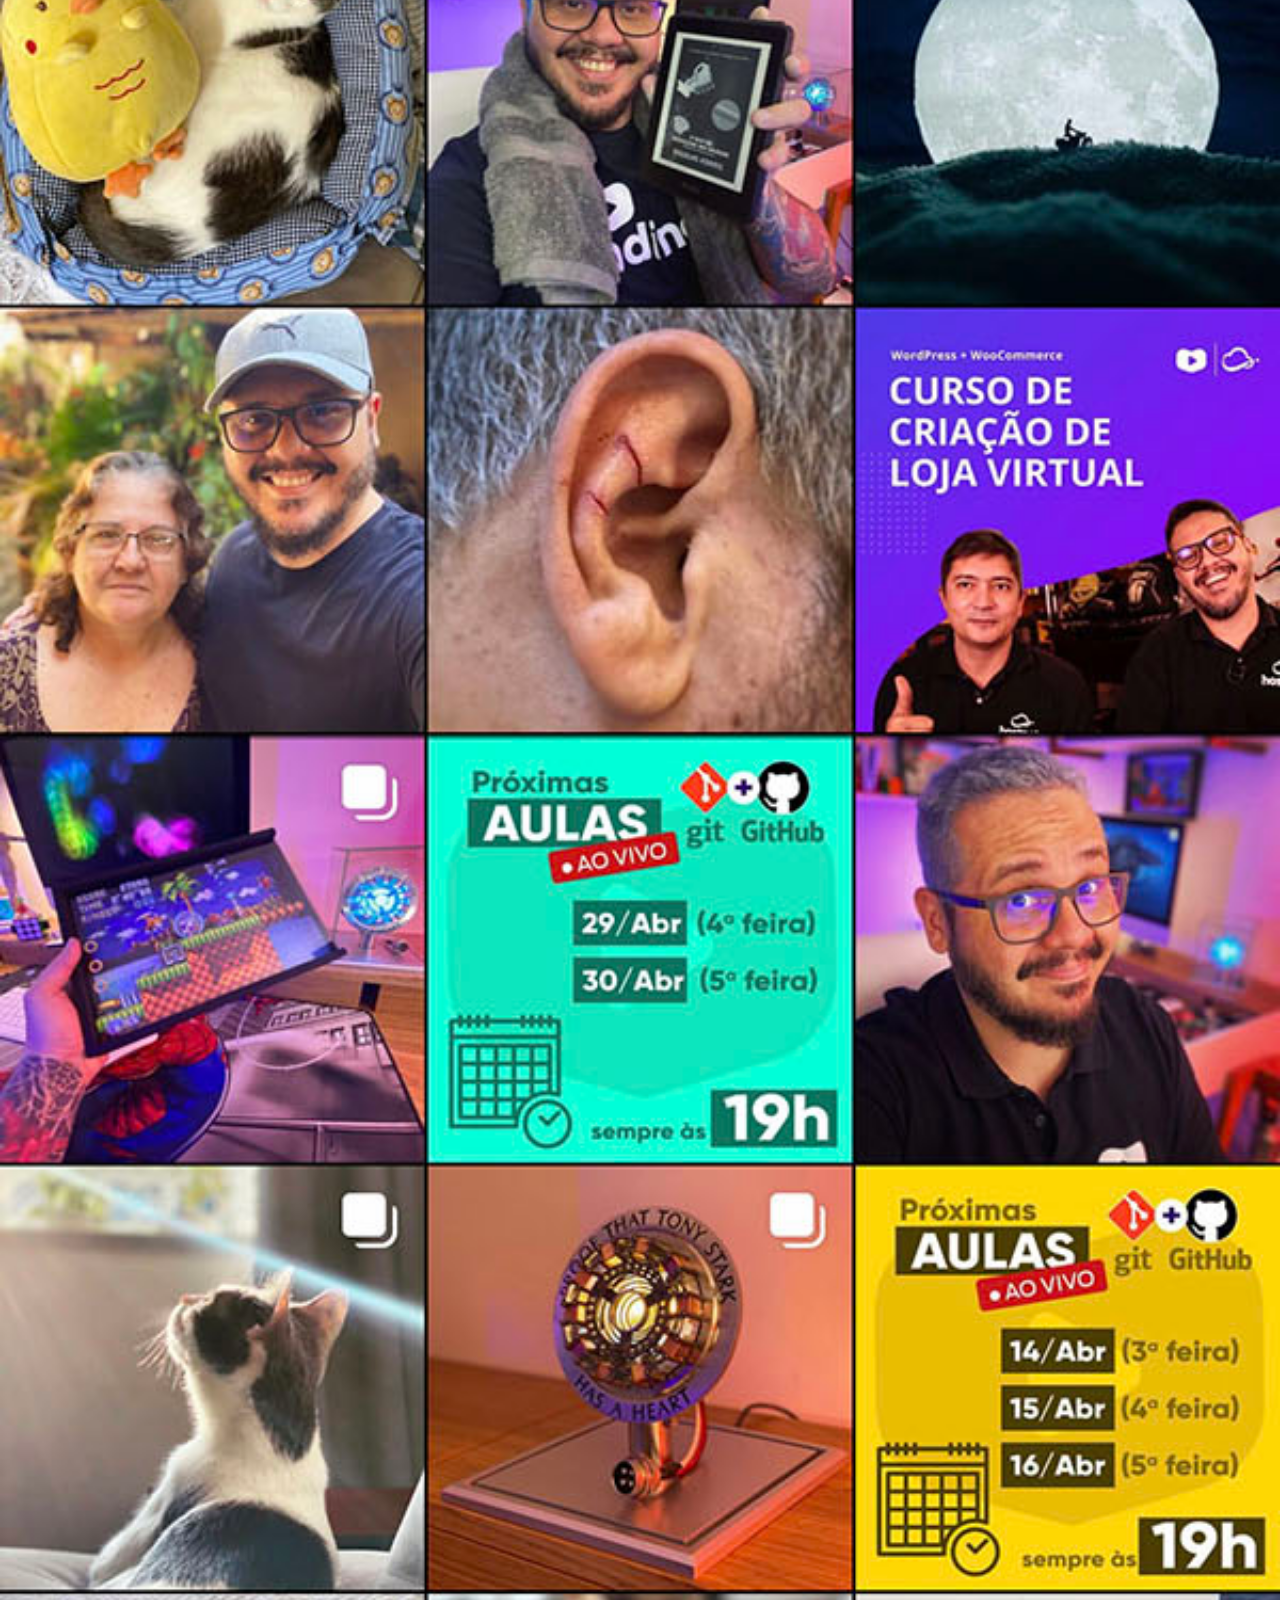
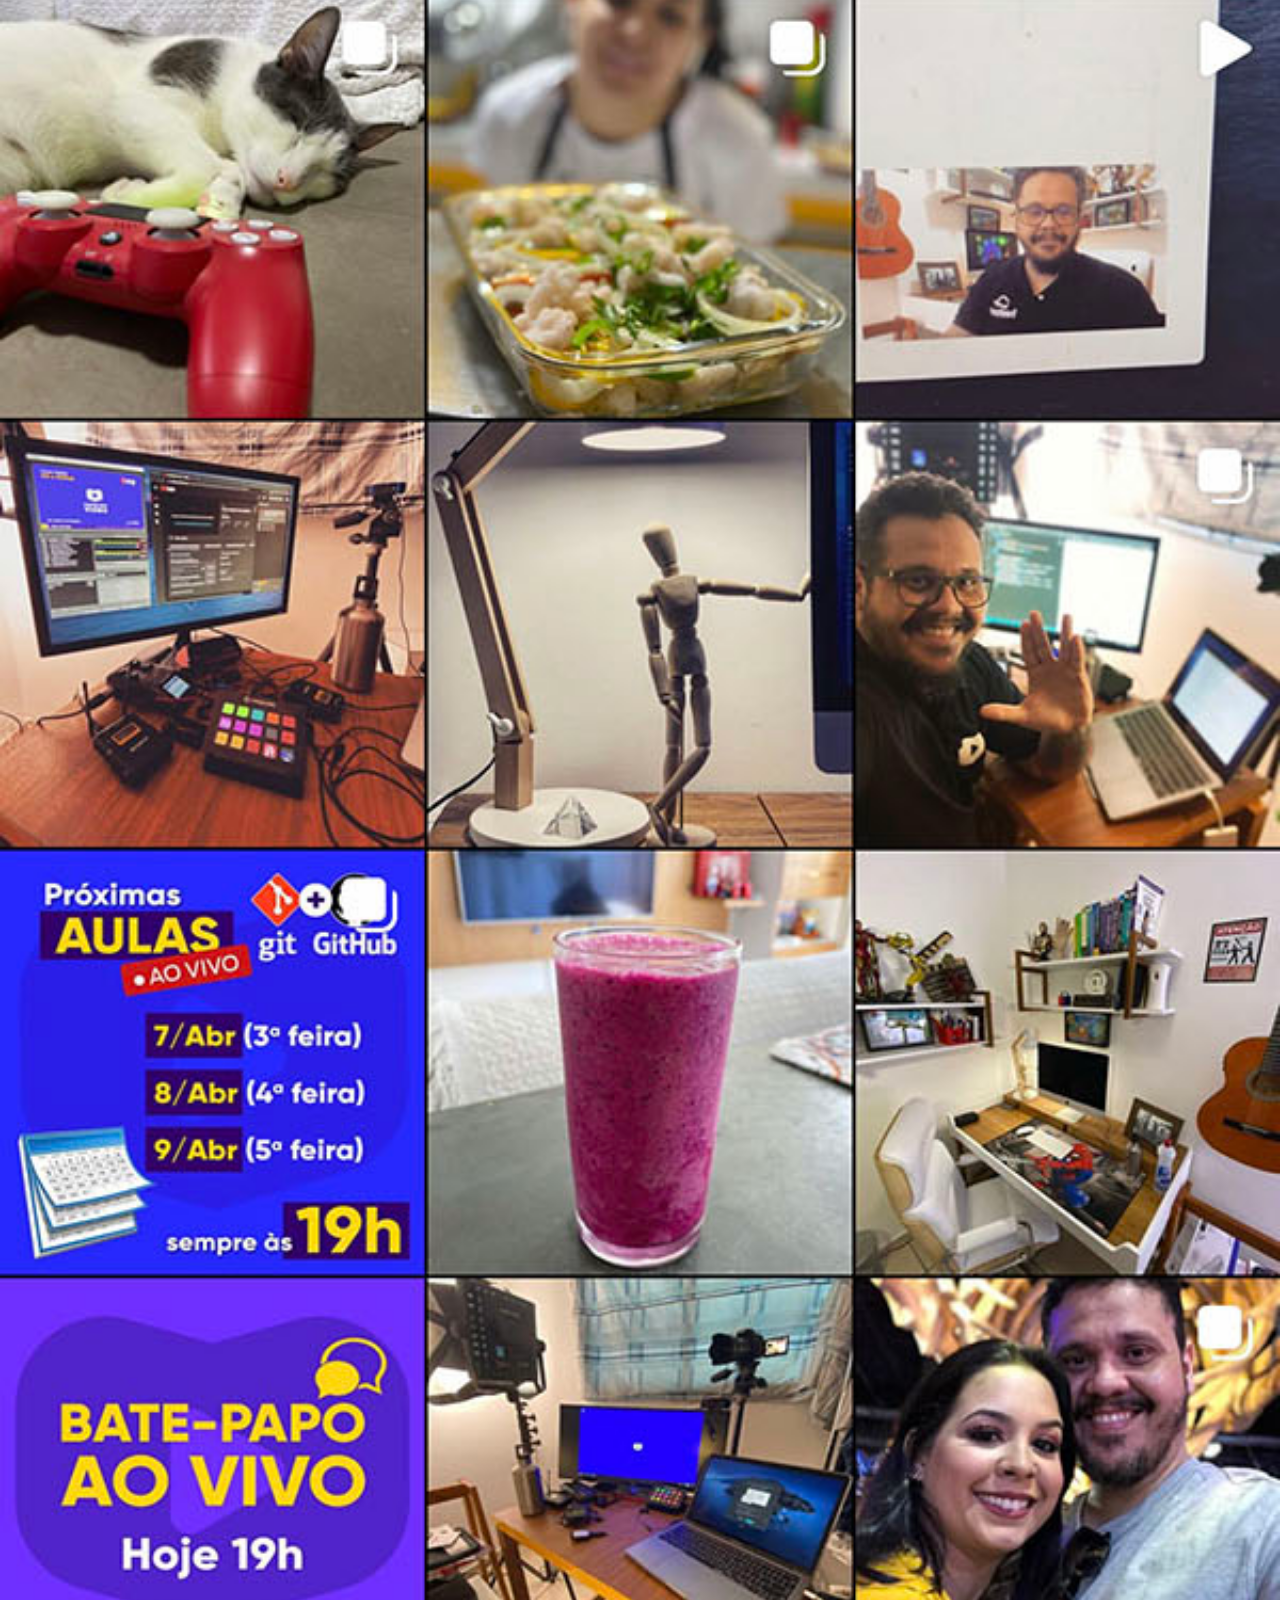
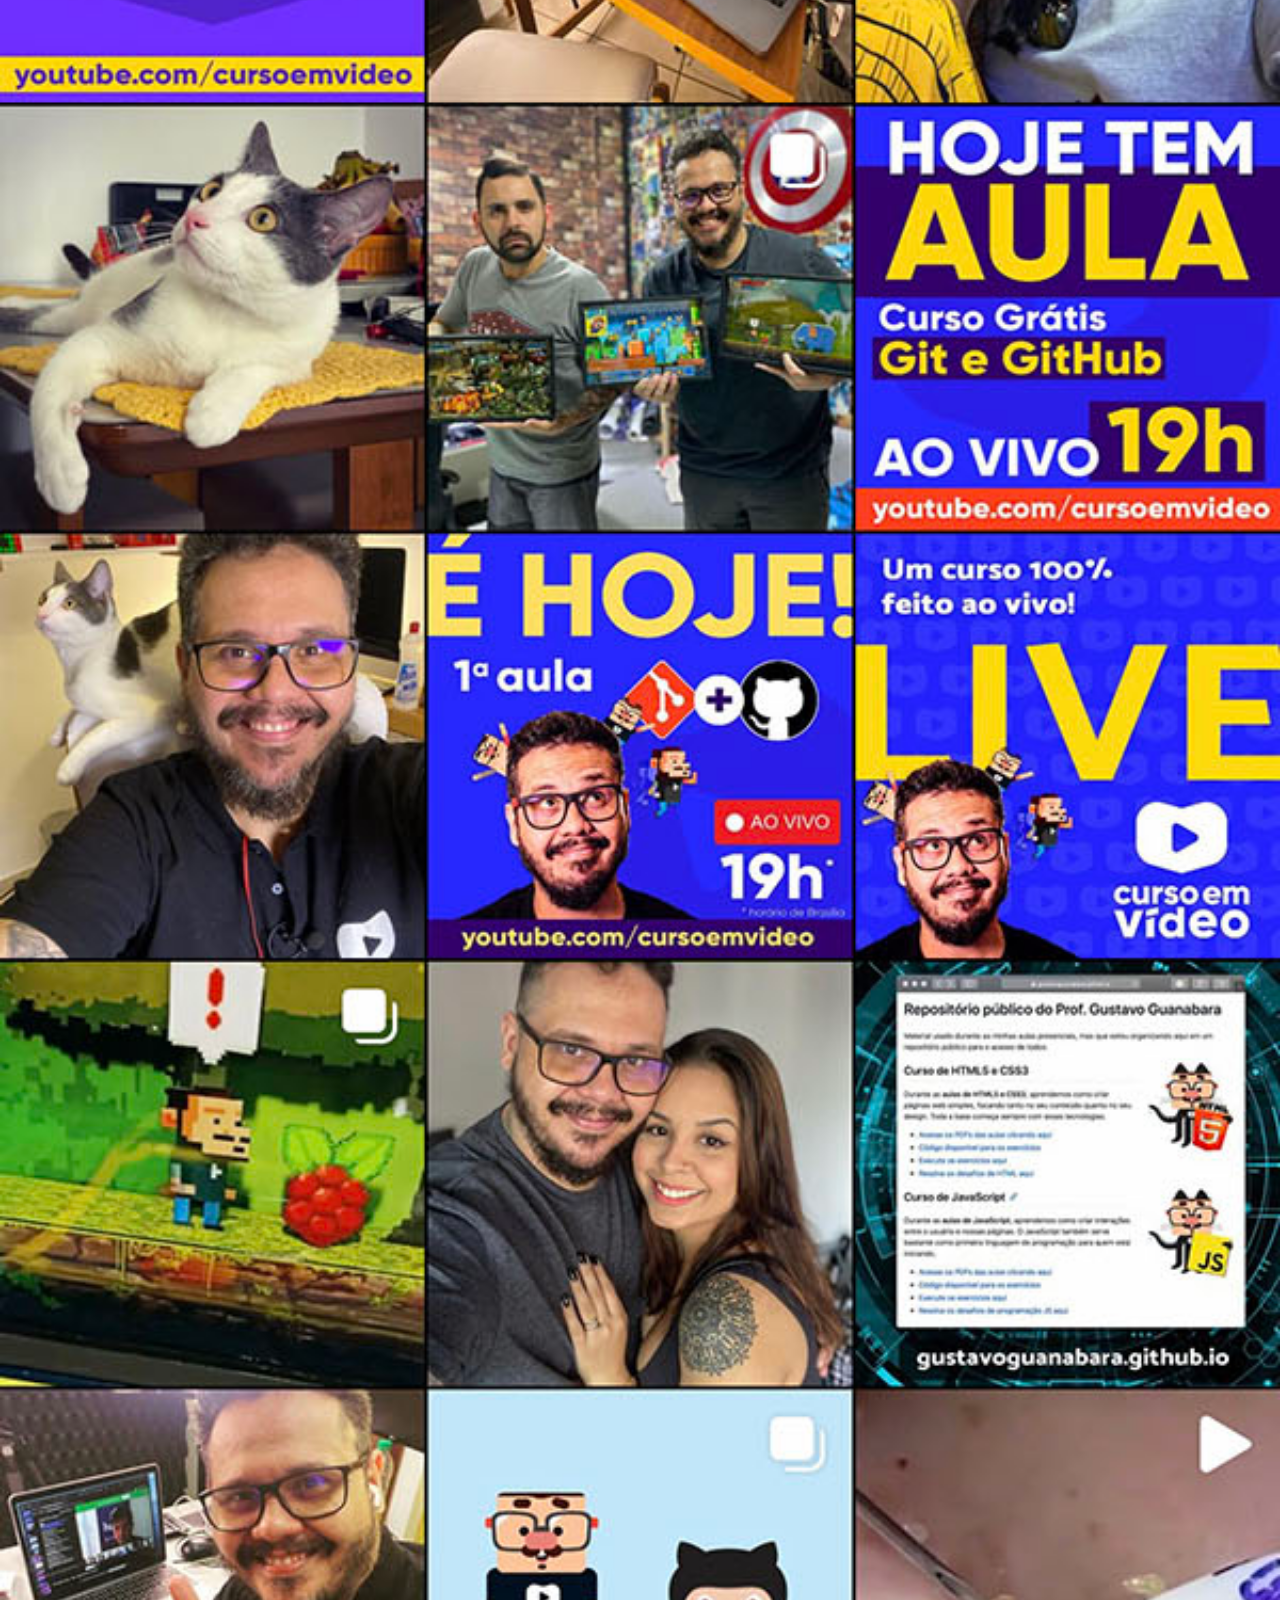
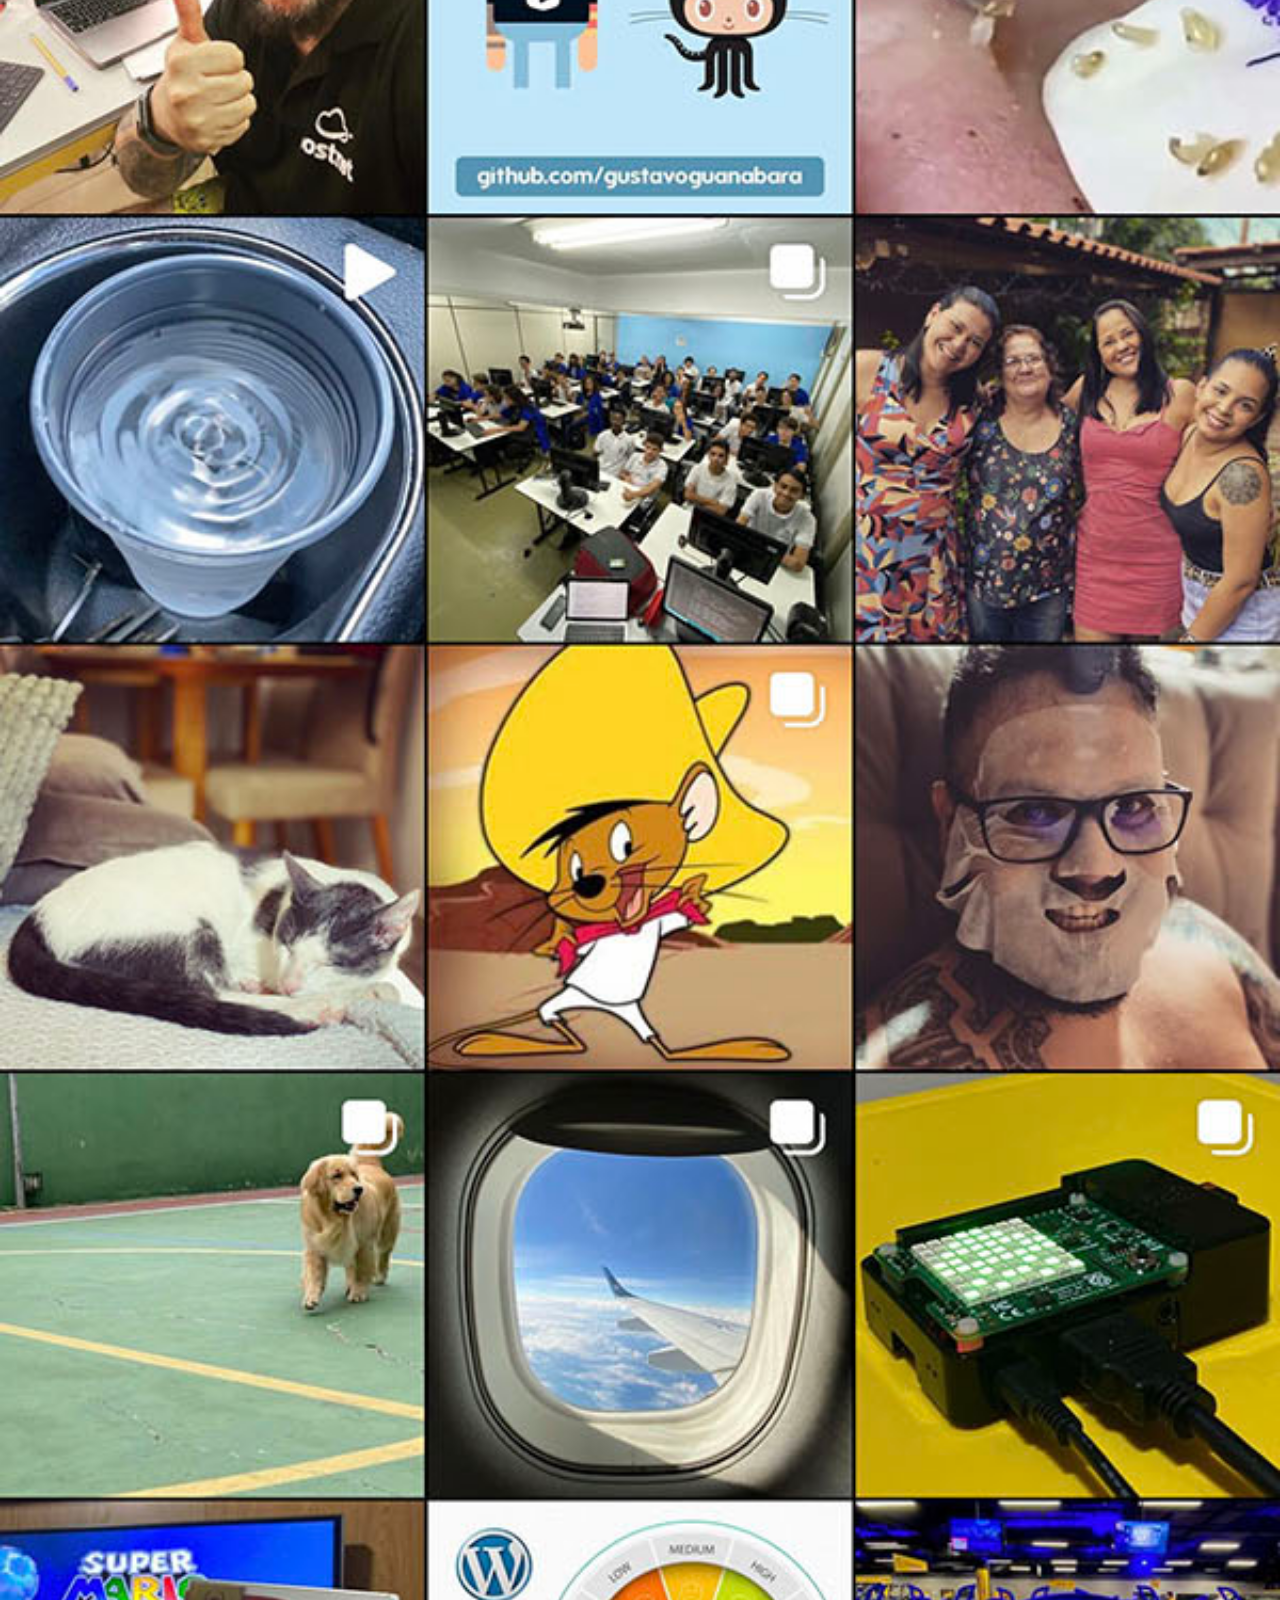
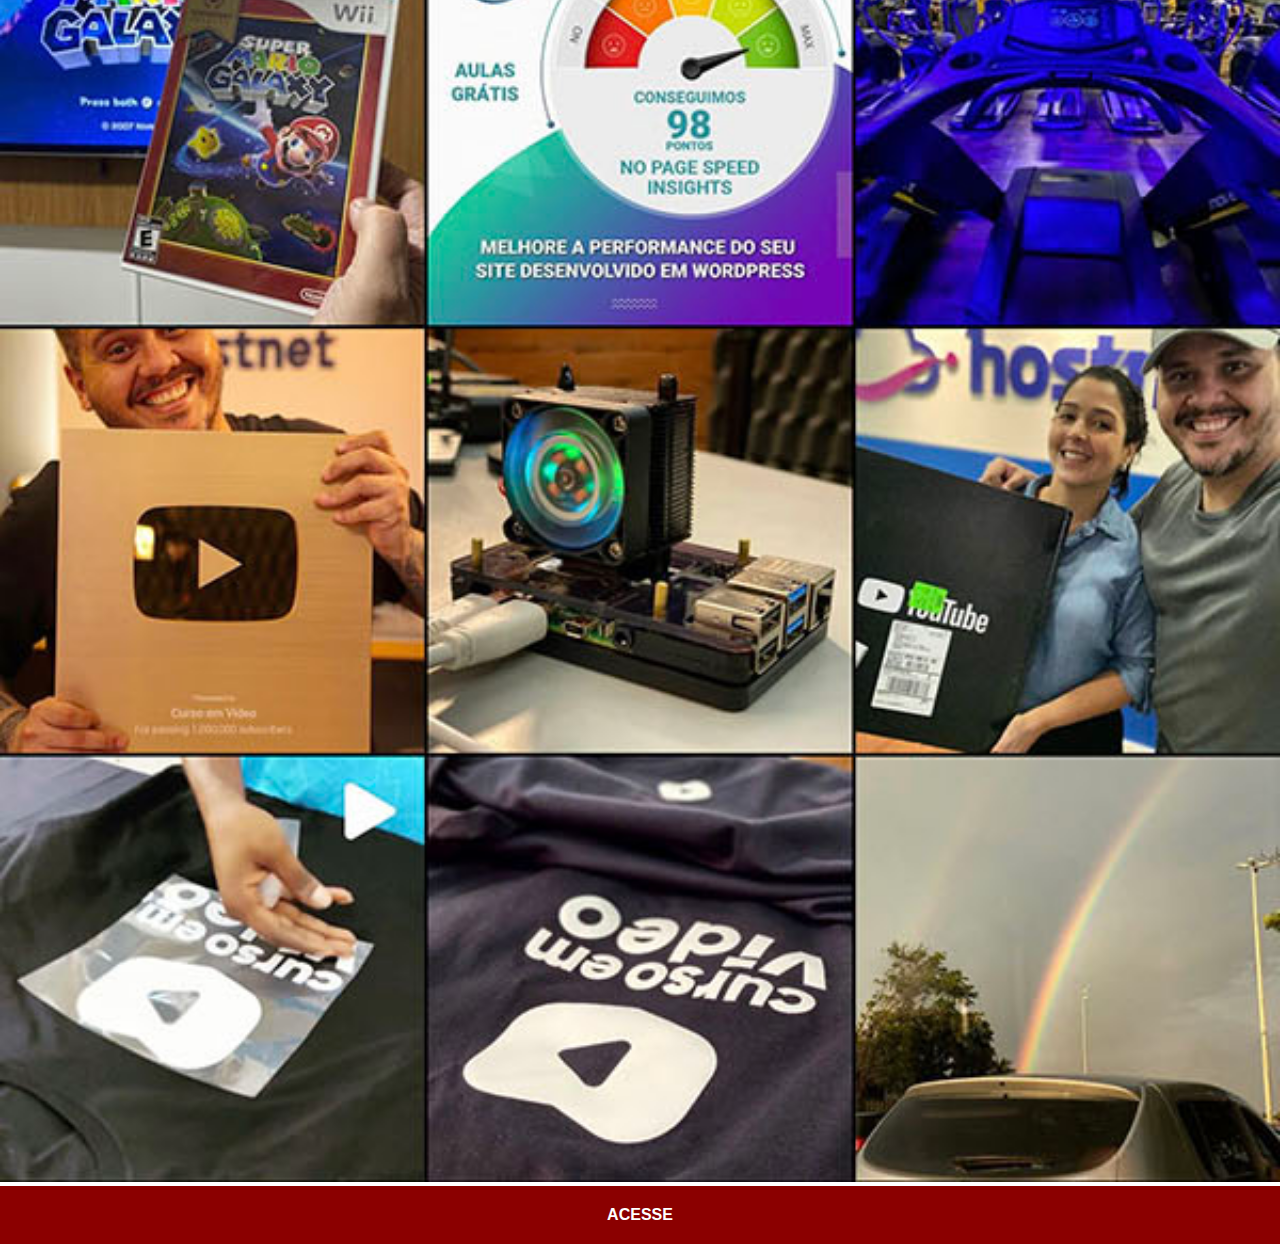
<file: instagram.html>
<!DOCTYPE html>
<html lang="pt-br">
<head>
    <meta charset="UTF-8">
    <meta http-equiv="X-UA-Compatible" content="IE=edge">
    <meta name="viewport" content="width=device-width, initial-scale=1.0">
    <link rel="stylesheet" href="estilos/social.css">
    <title>Instagram</title>
</head>
<body>
    <img src="imagens/tela-instagram.jpg" alt="Instagram">
    <a href="https://www.instagram.com/gustavoguanabara/" target="_blank">ACESSE</a>
</body>
</html>
</file>
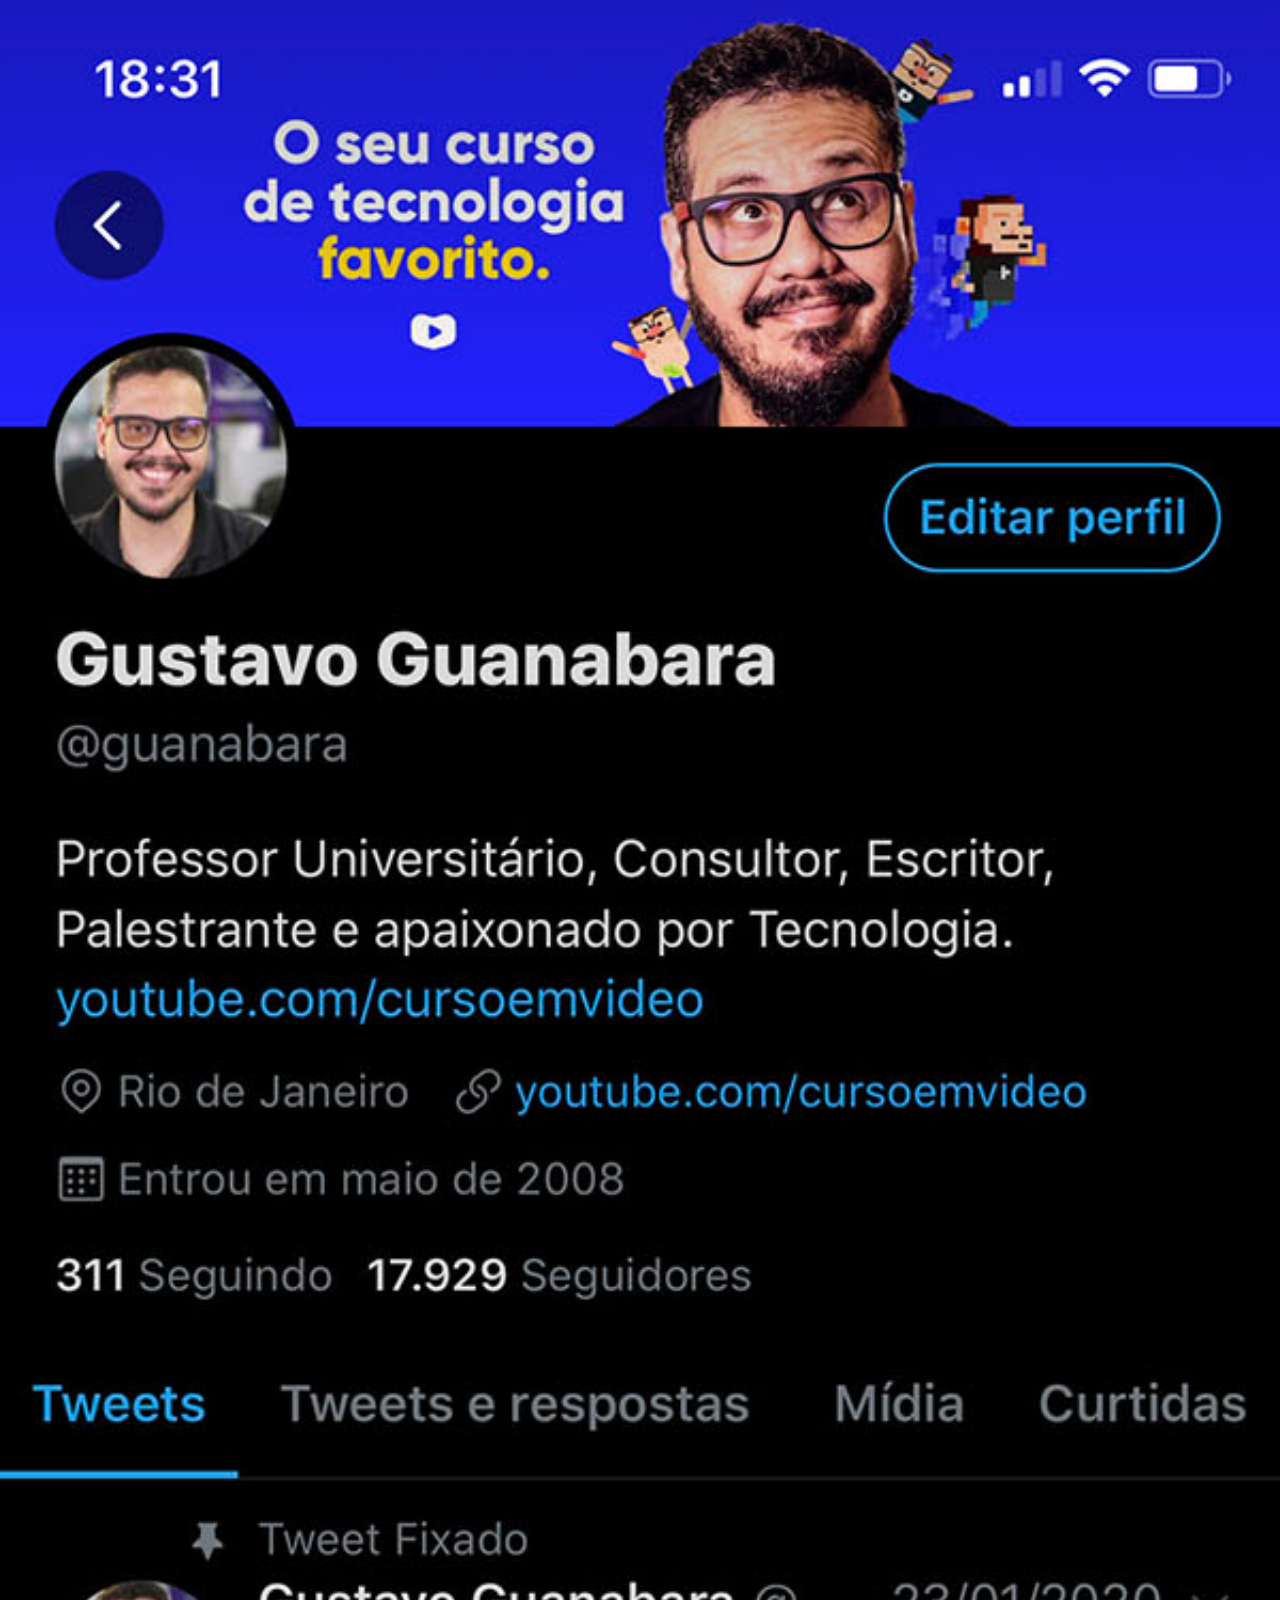
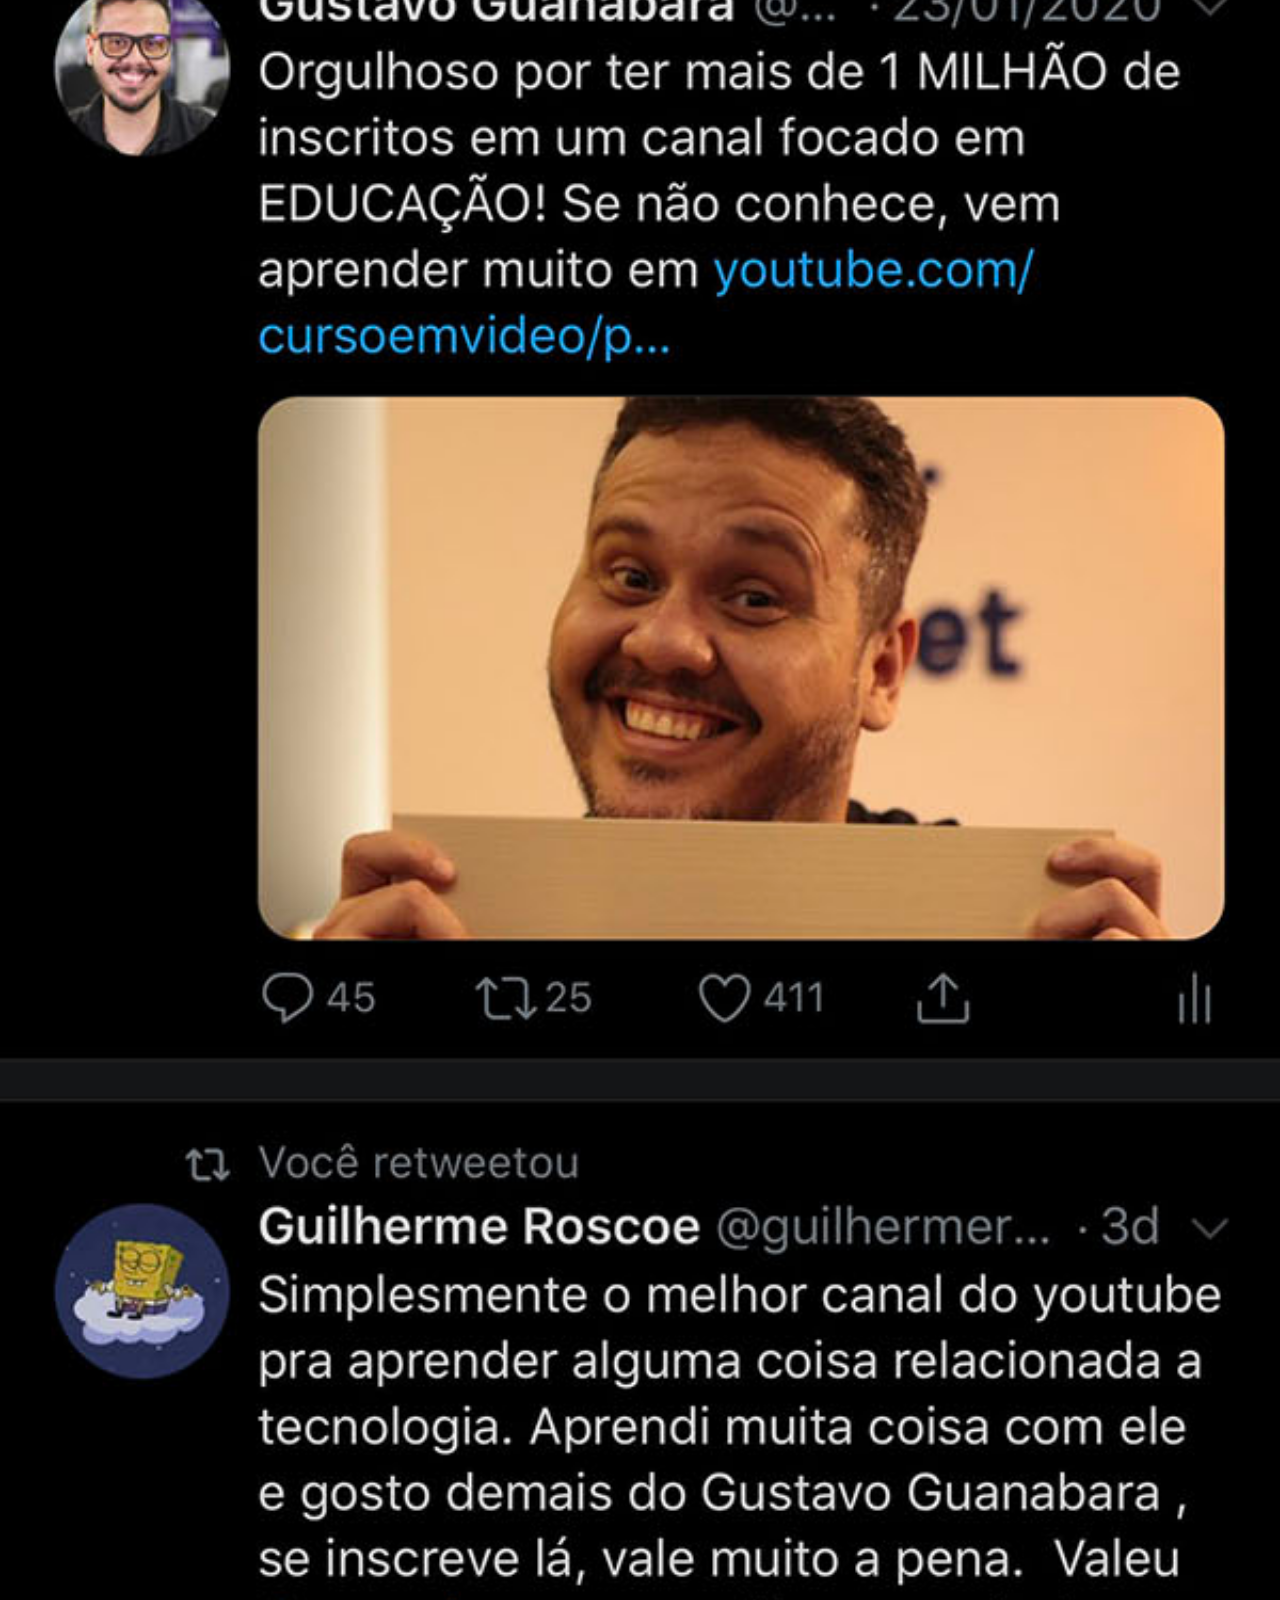
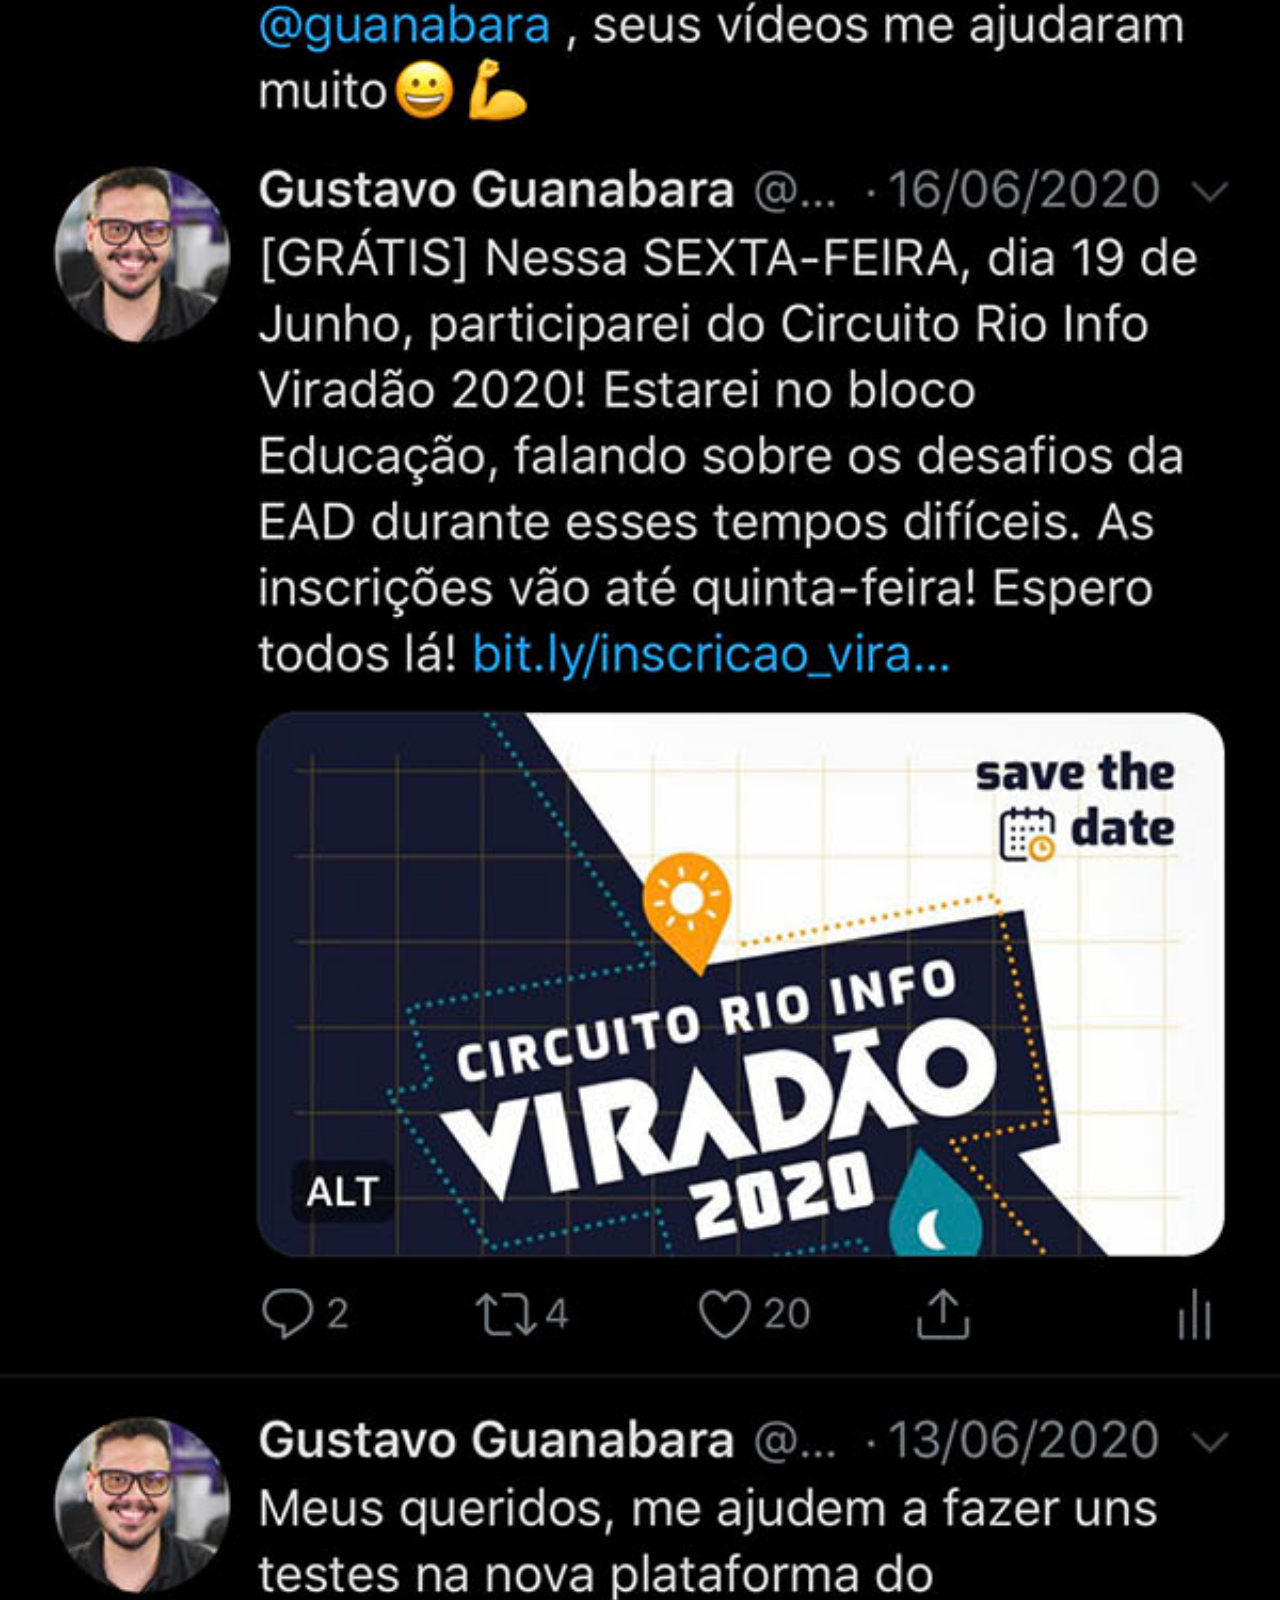
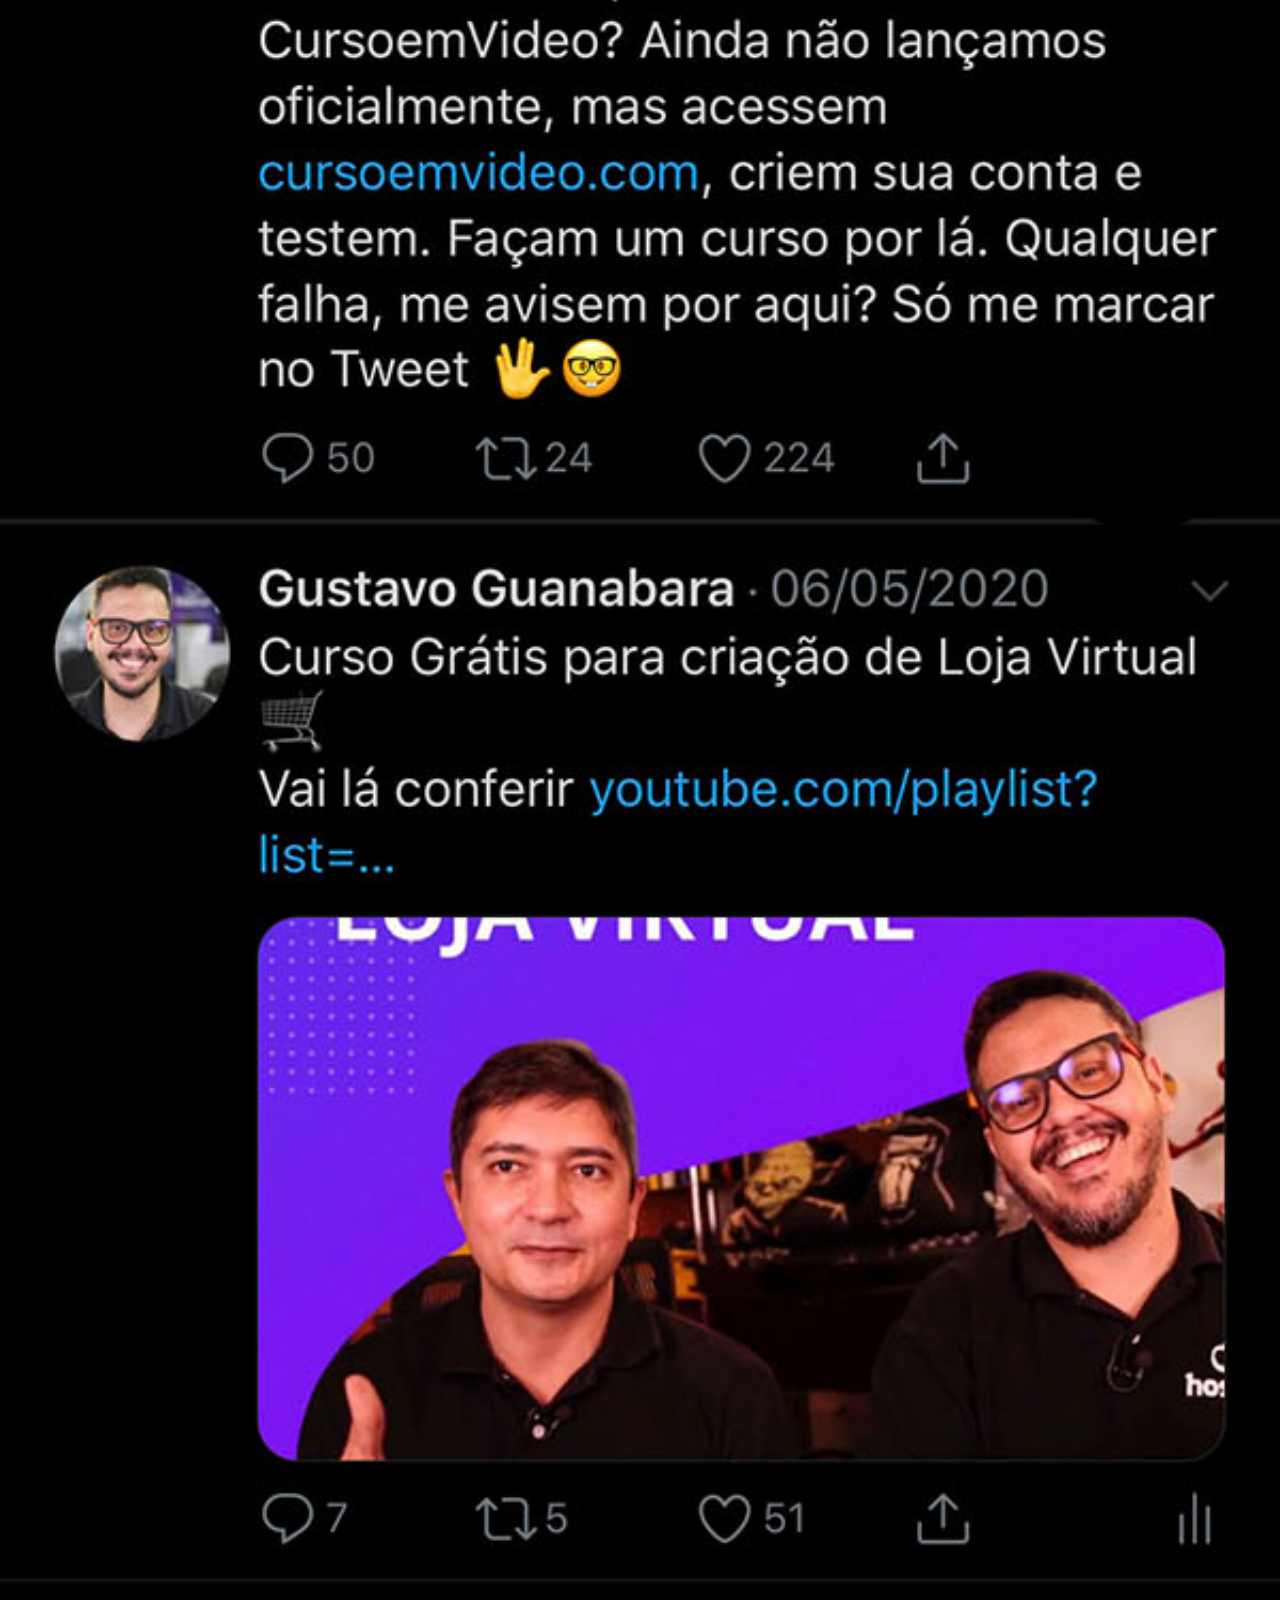
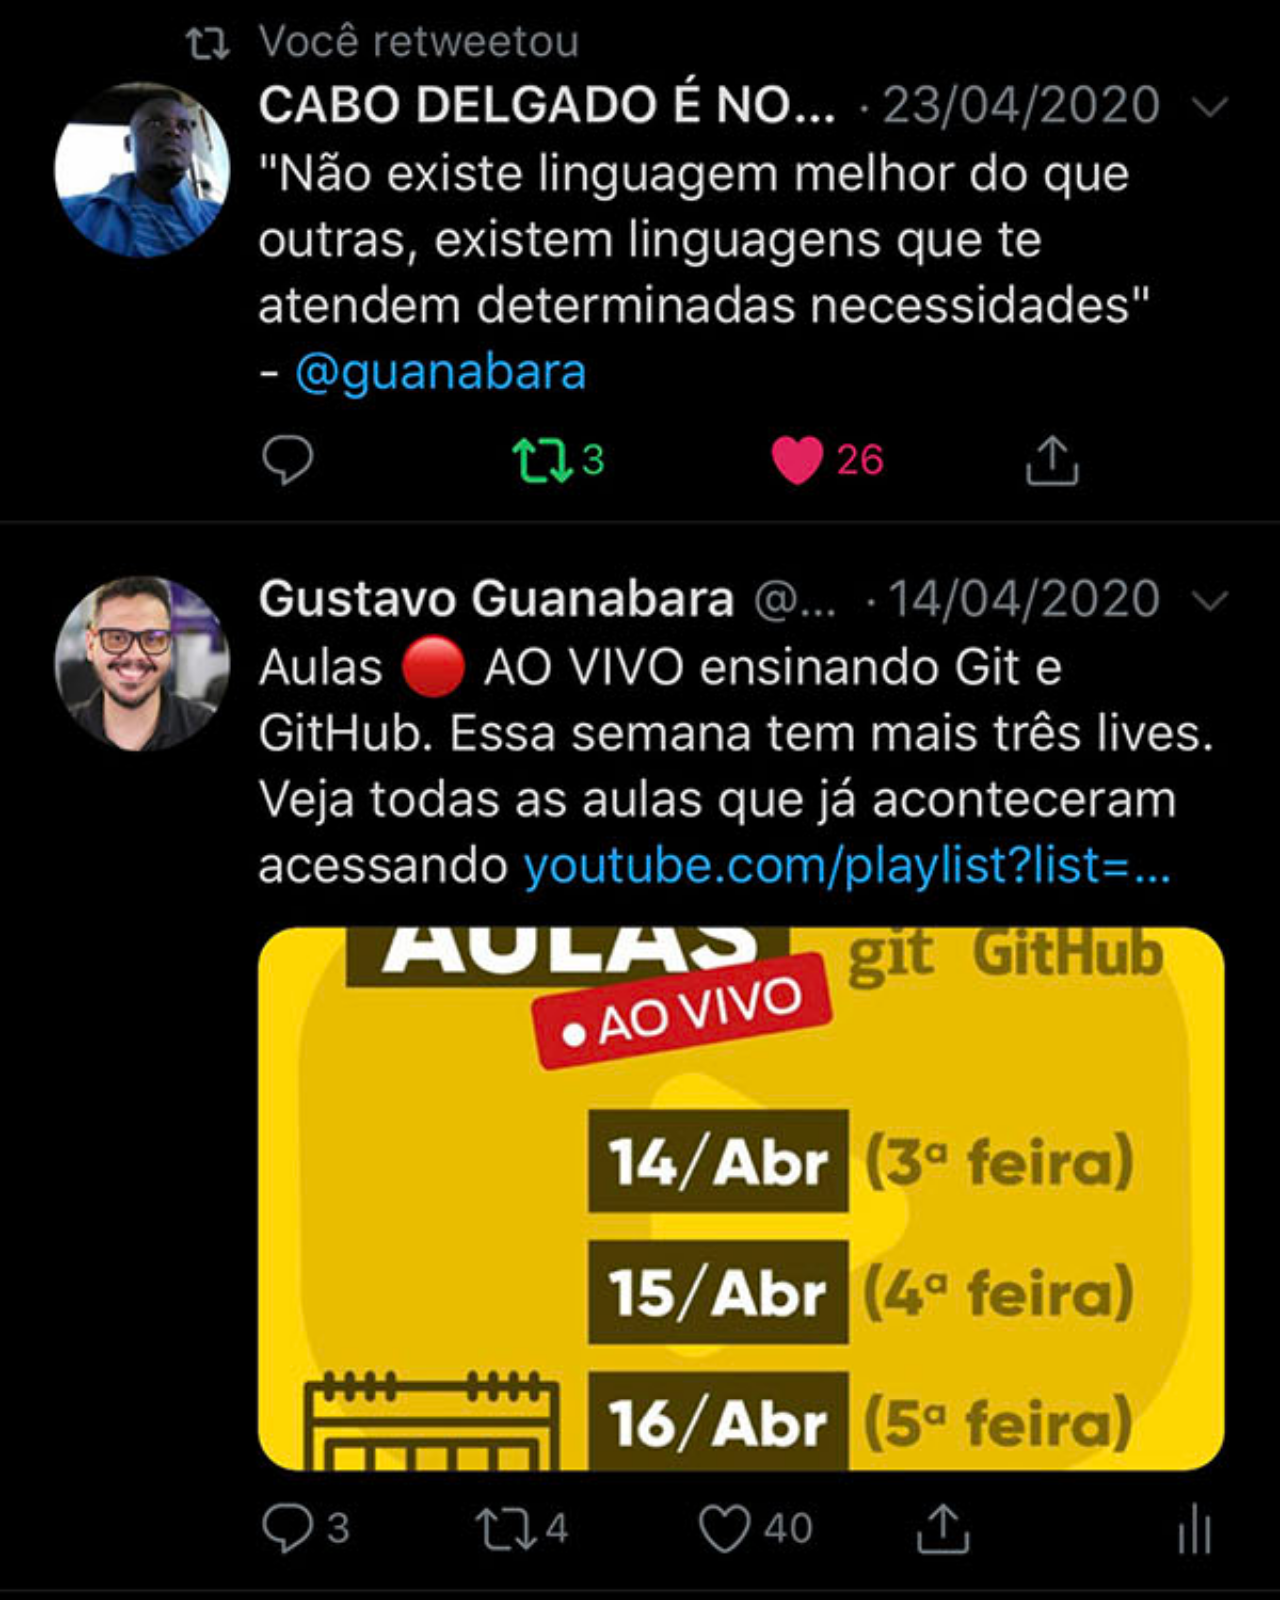
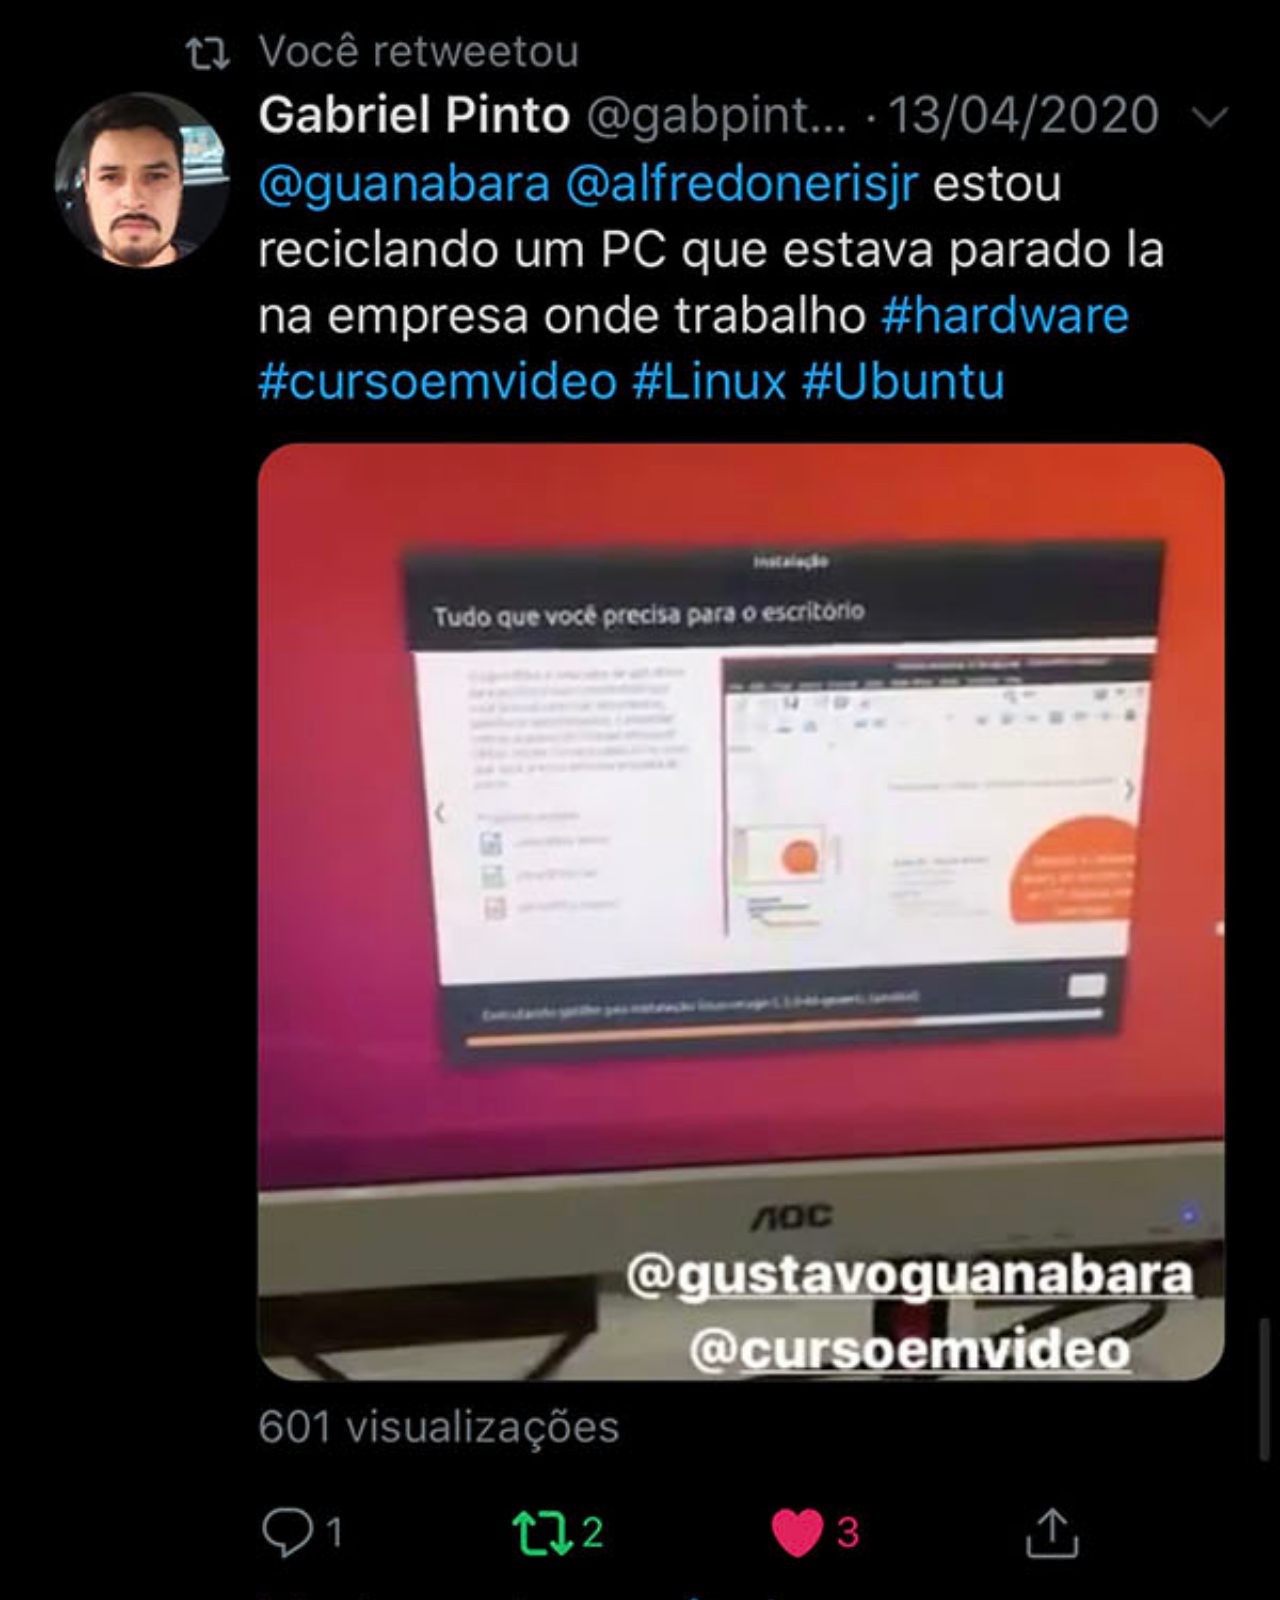
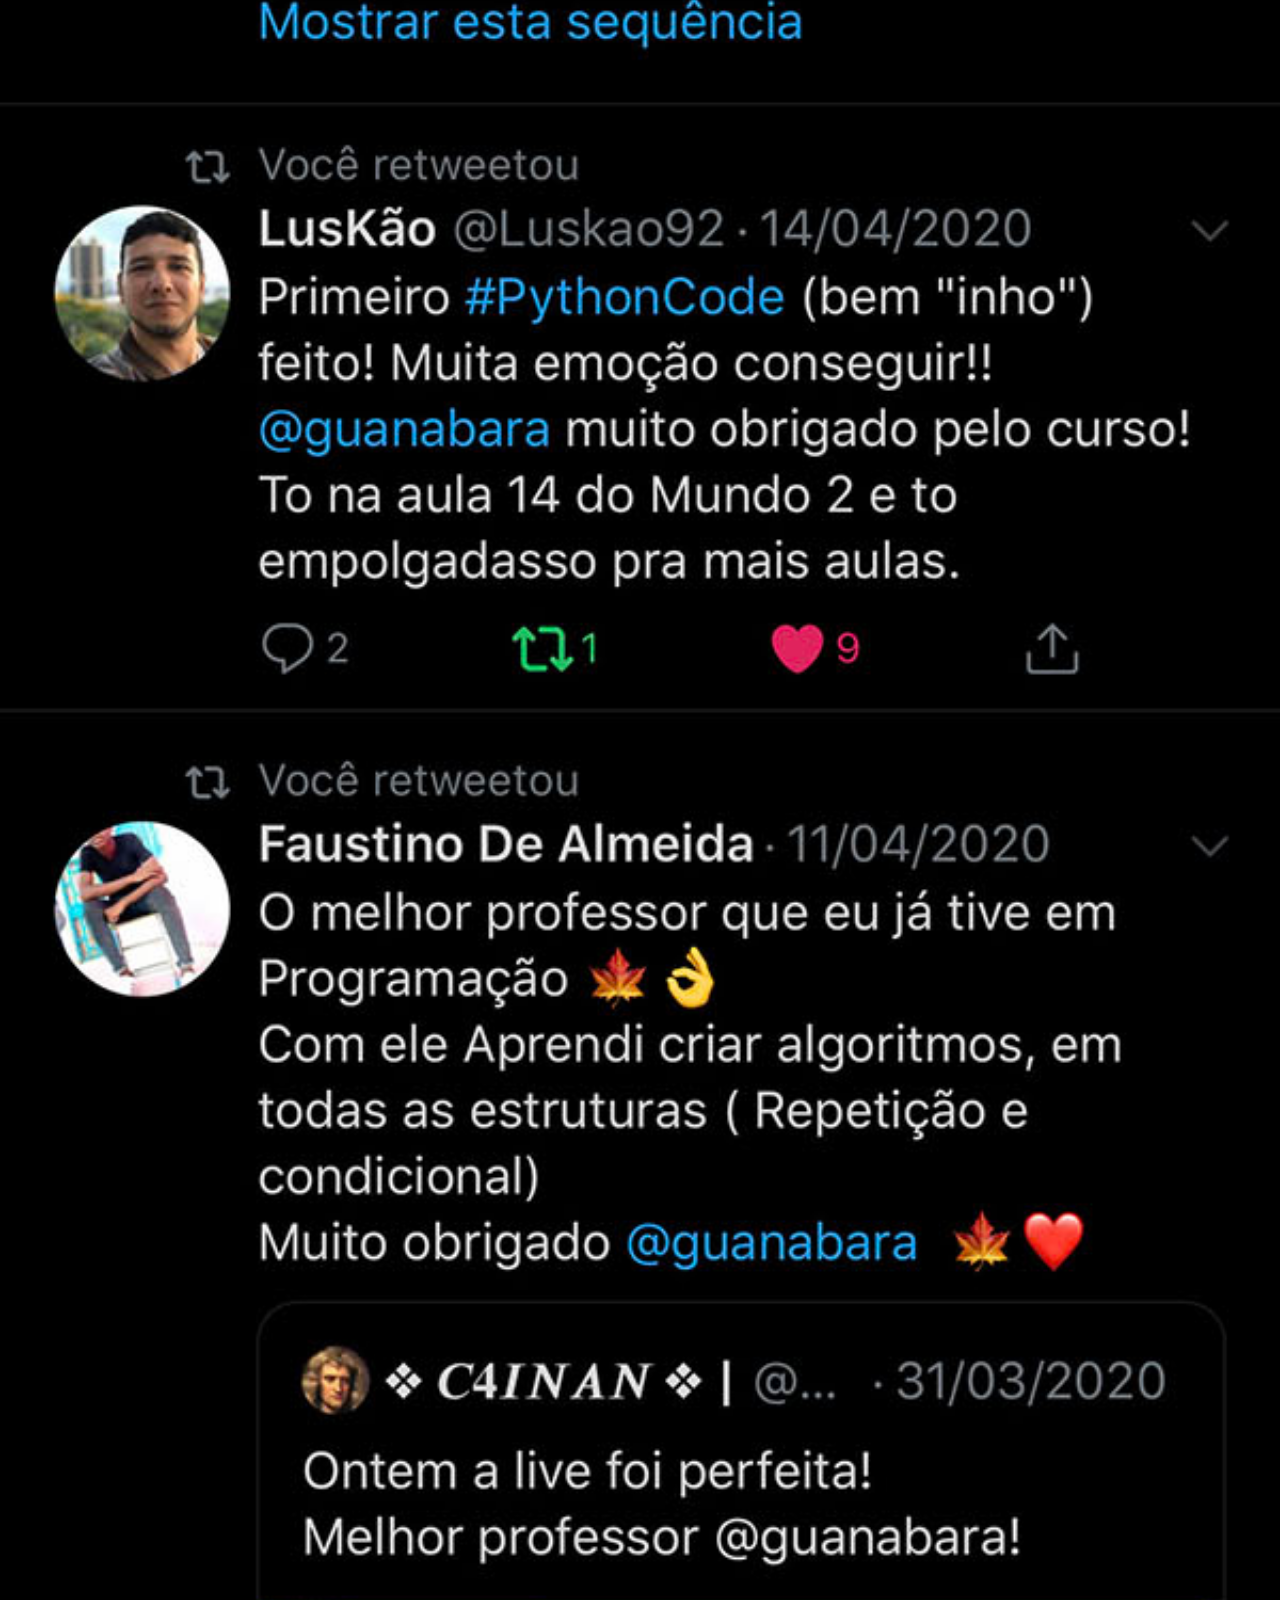
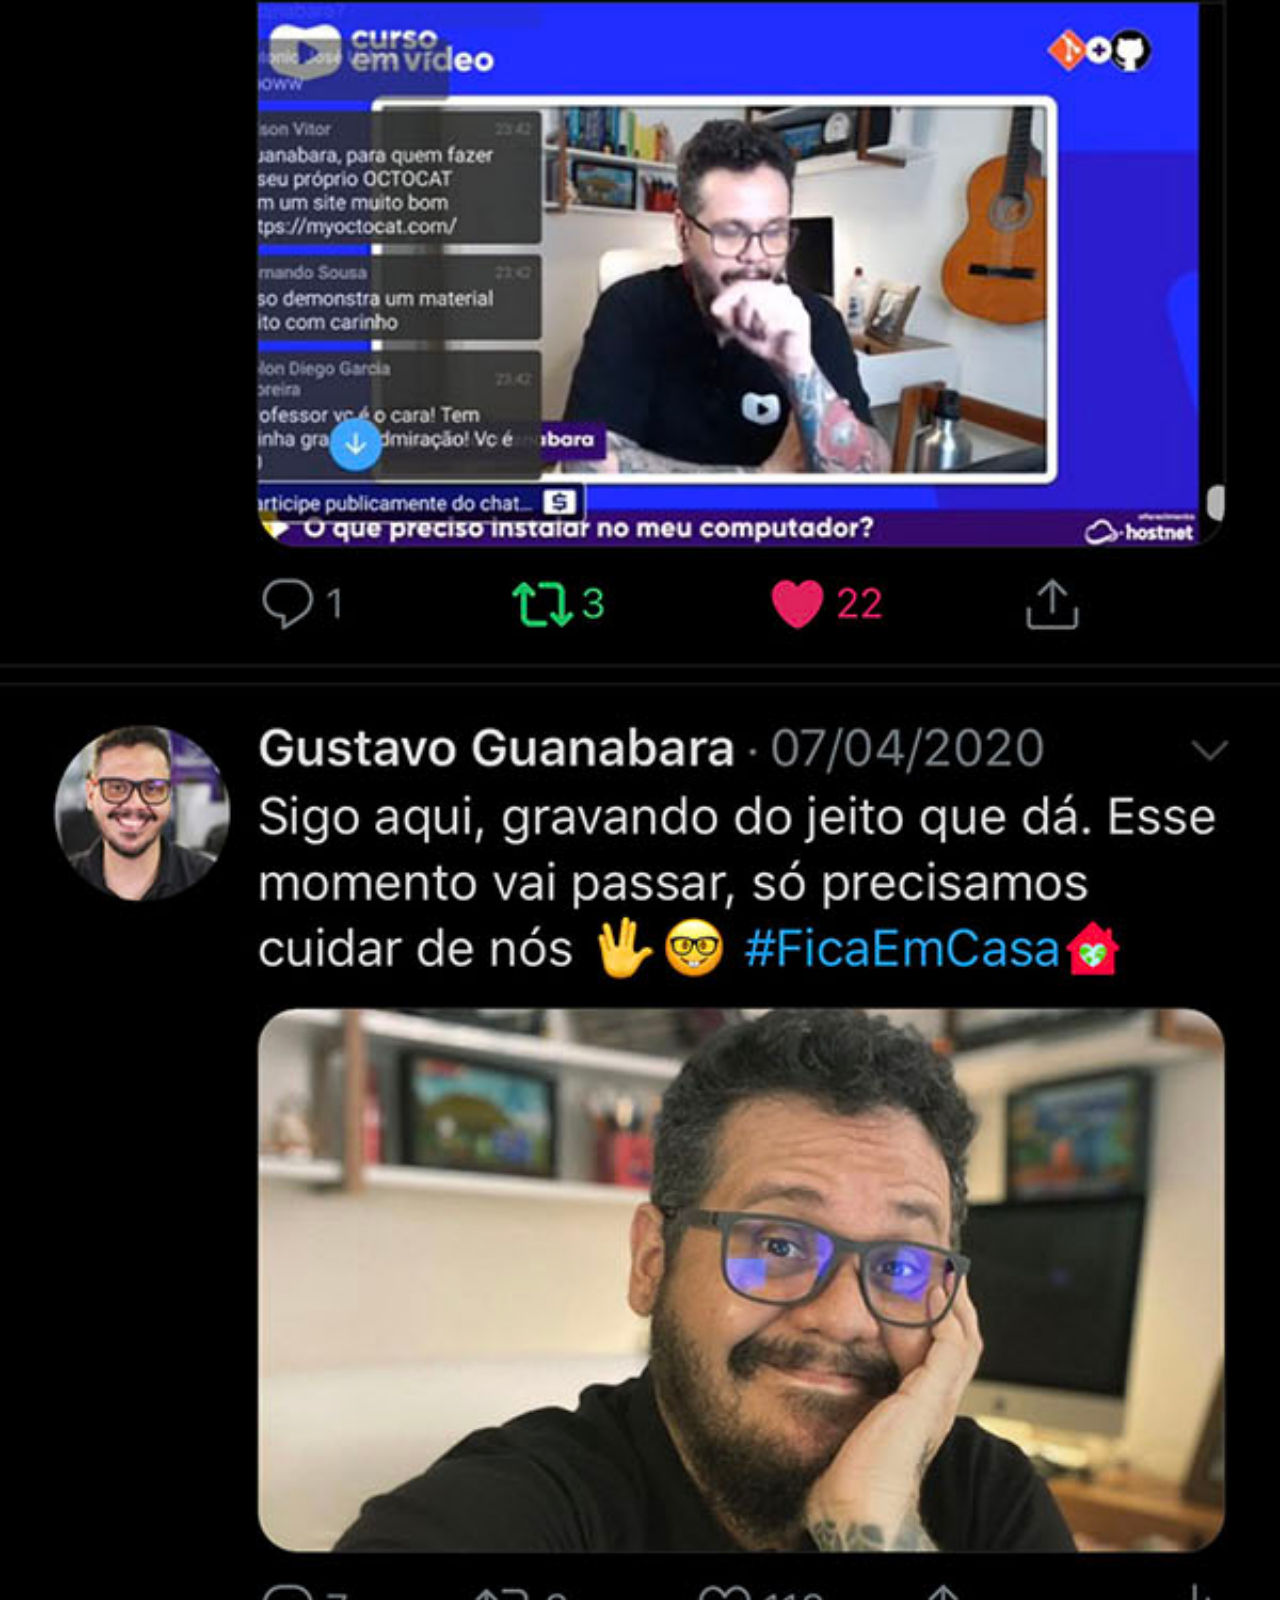
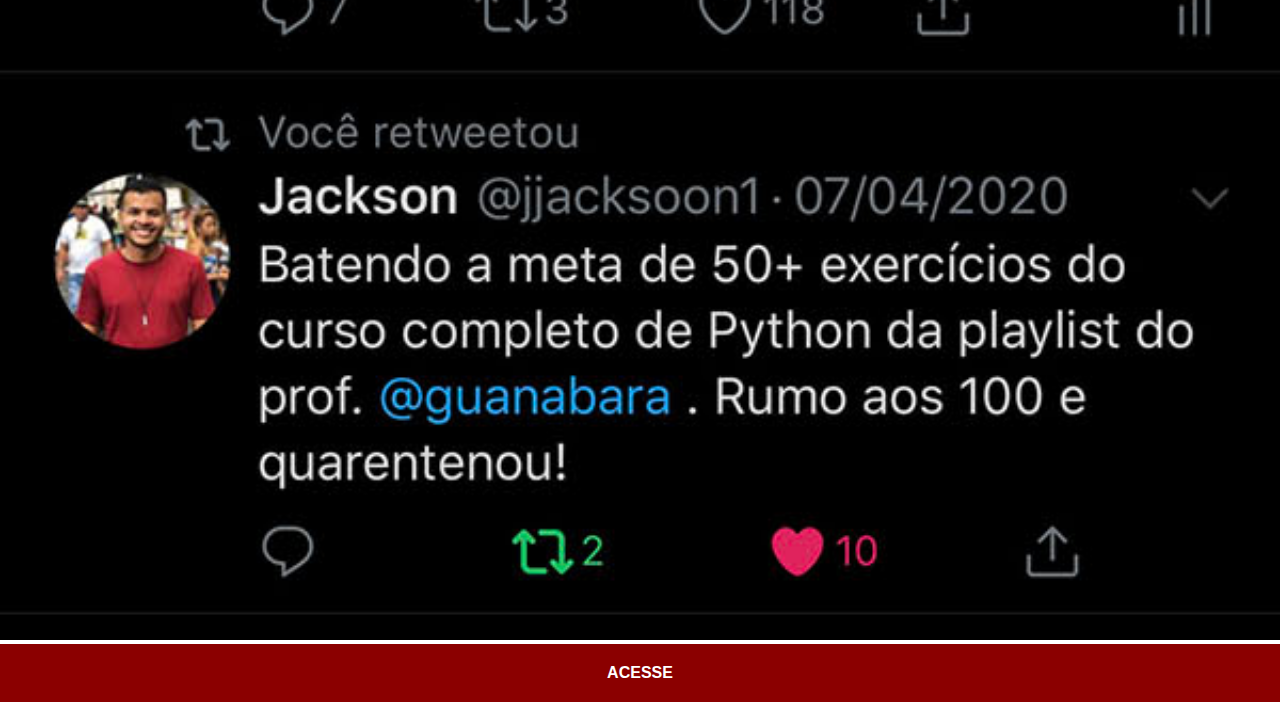
<file: twitter.html>
<!DOCTYPE html>
<html lang="pt-br">
<head>
    <meta charset="UTF-8">
    <meta http-equiv="X-UA-Compatible" content="IE=edge">
    <meta name="viewport" content="width=device-width, initial-scale=1.0">
    <link rel="stylesheet" href="estilos/social.css">
    <title>Twitter</title>
</head>
<body>
    <img src="imagens/tela-twitter.jpg" alt="Twitter">
    <a href="https://twitter.com/guanabara" target="_blank" >ACESSE</a>
    
</body>
</html>
</file>
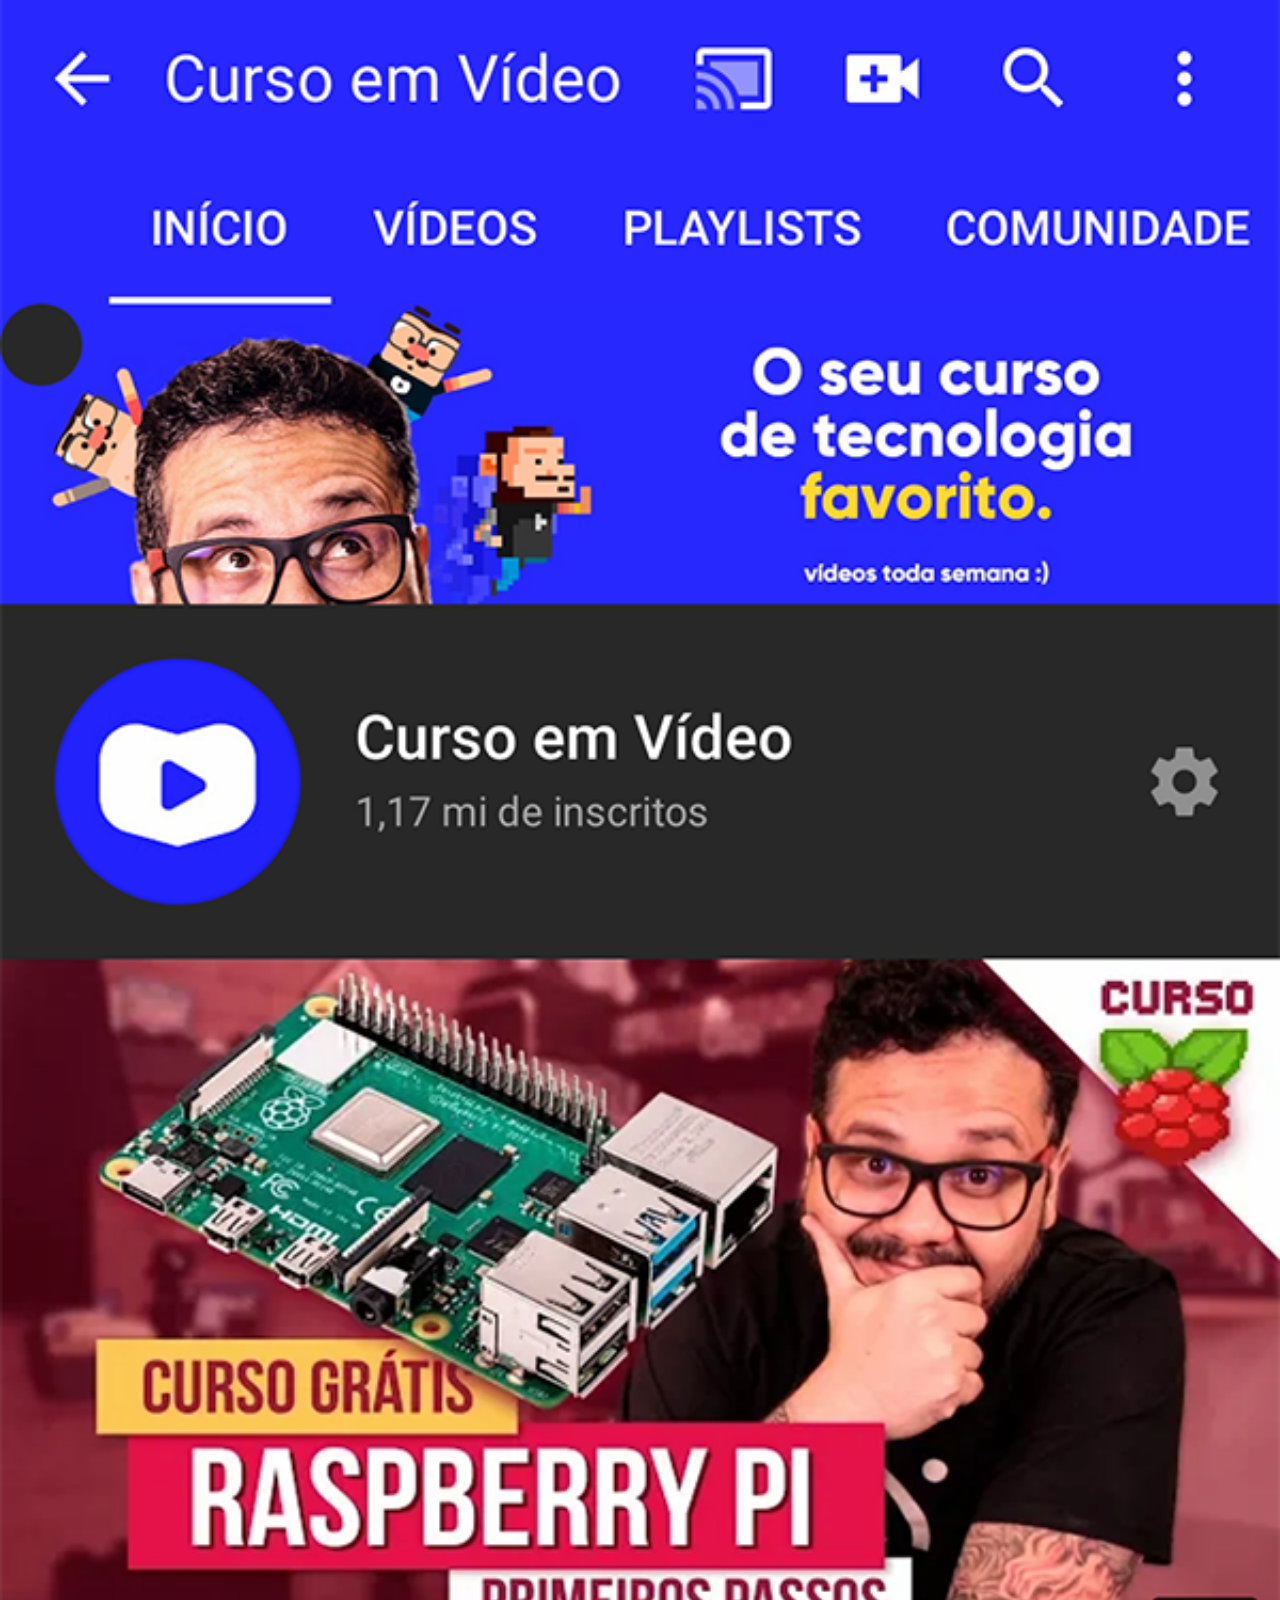
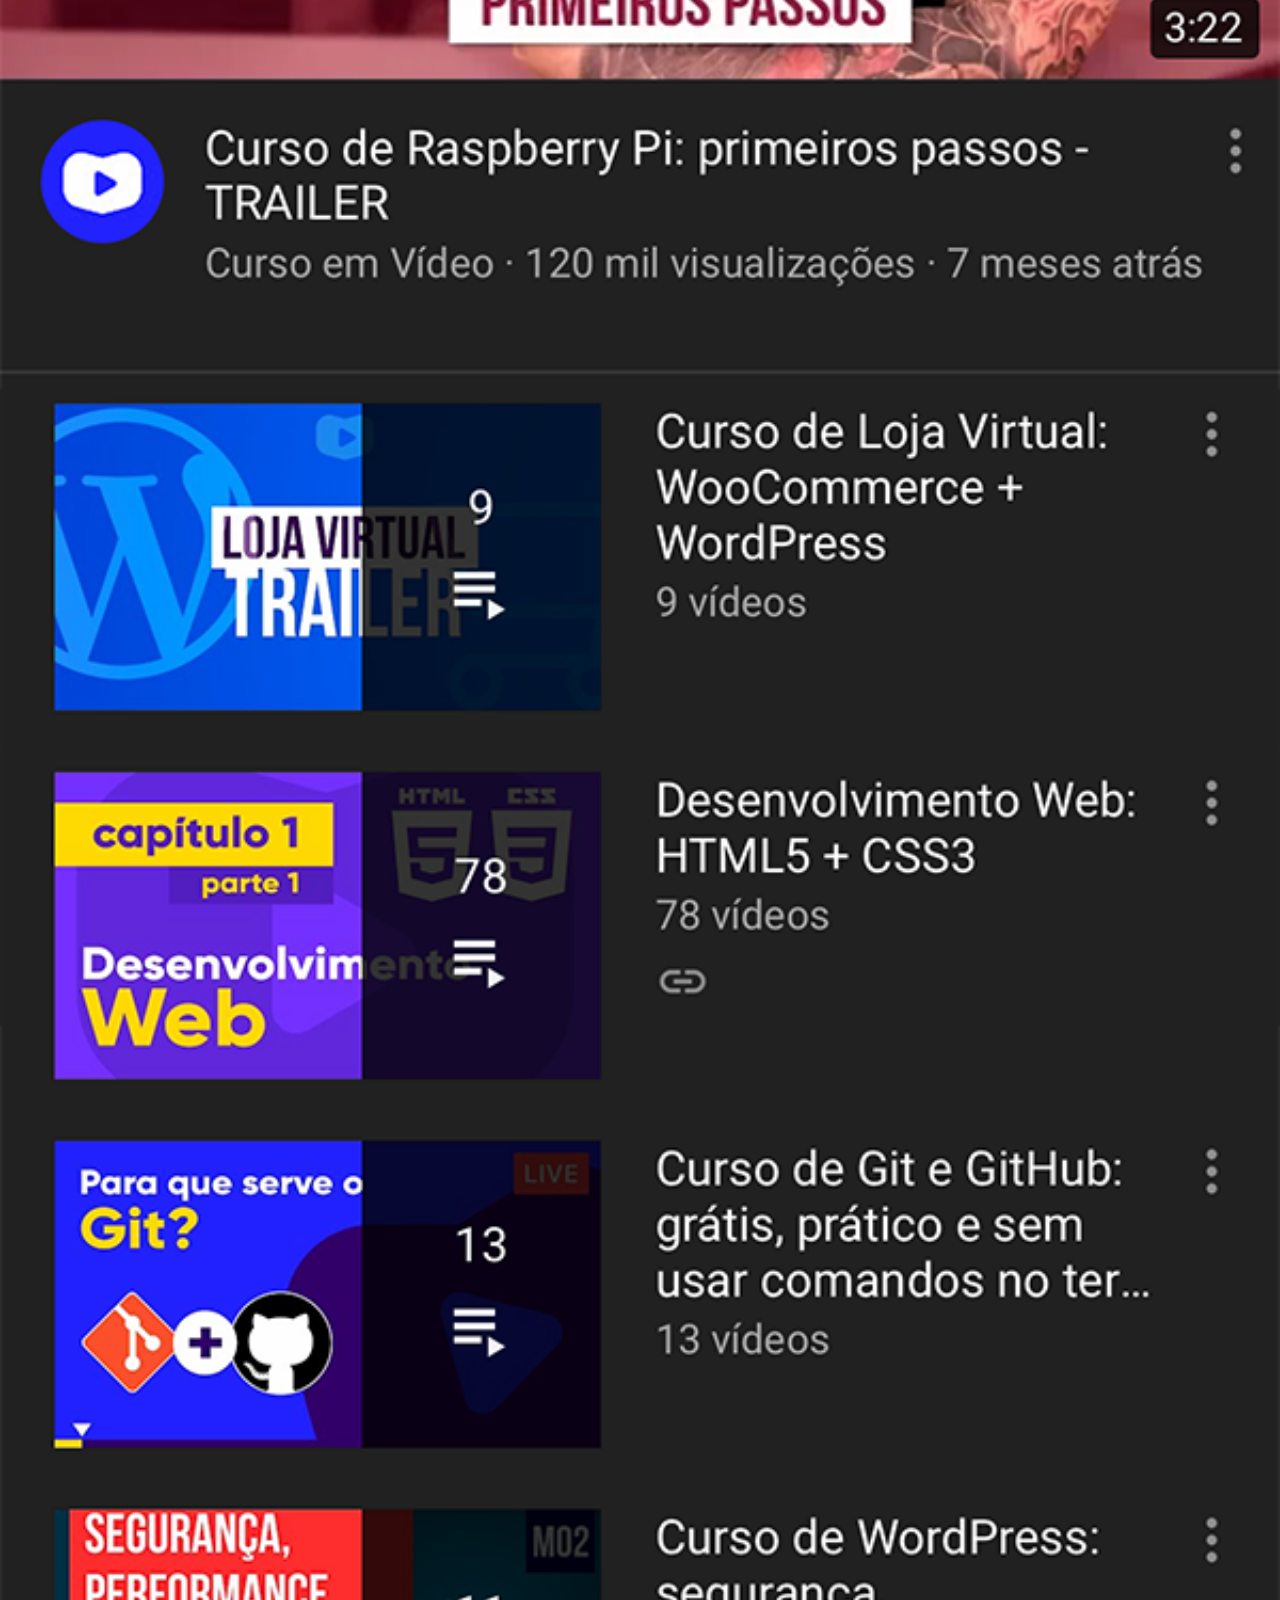
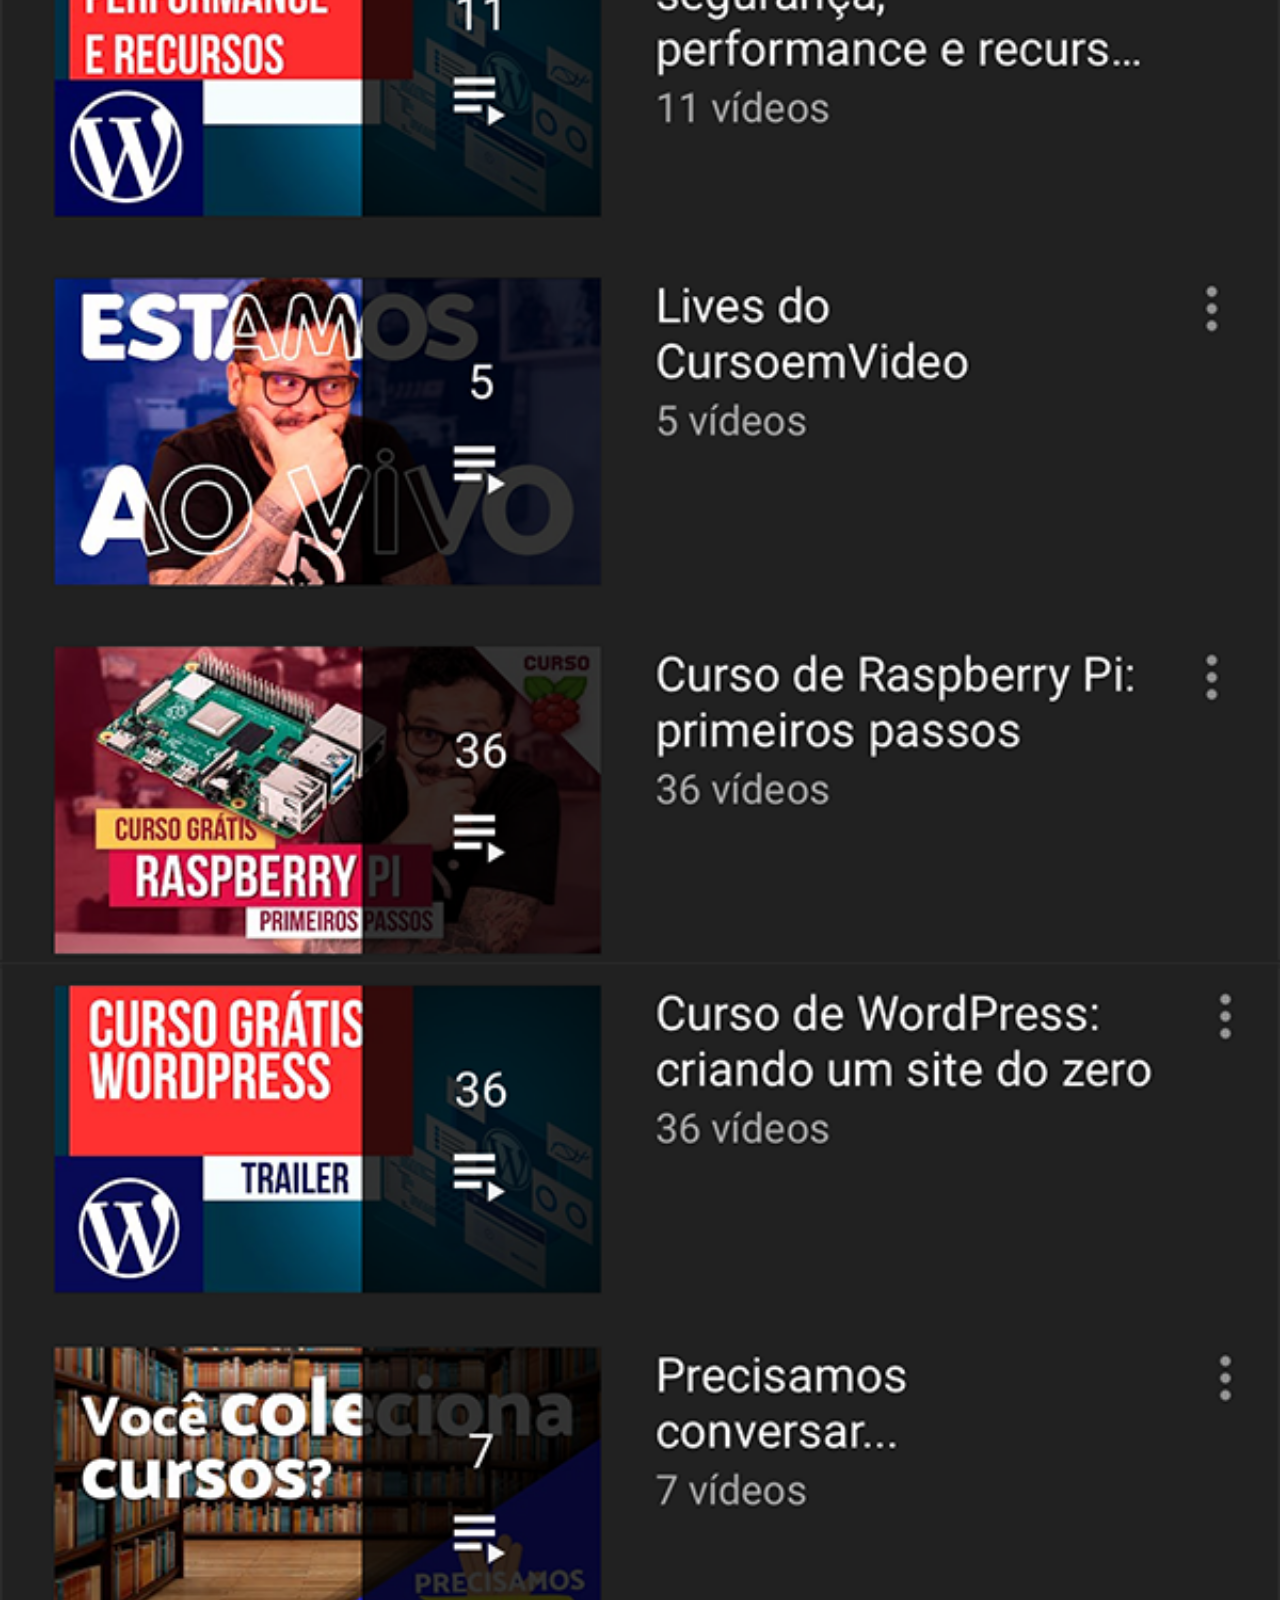
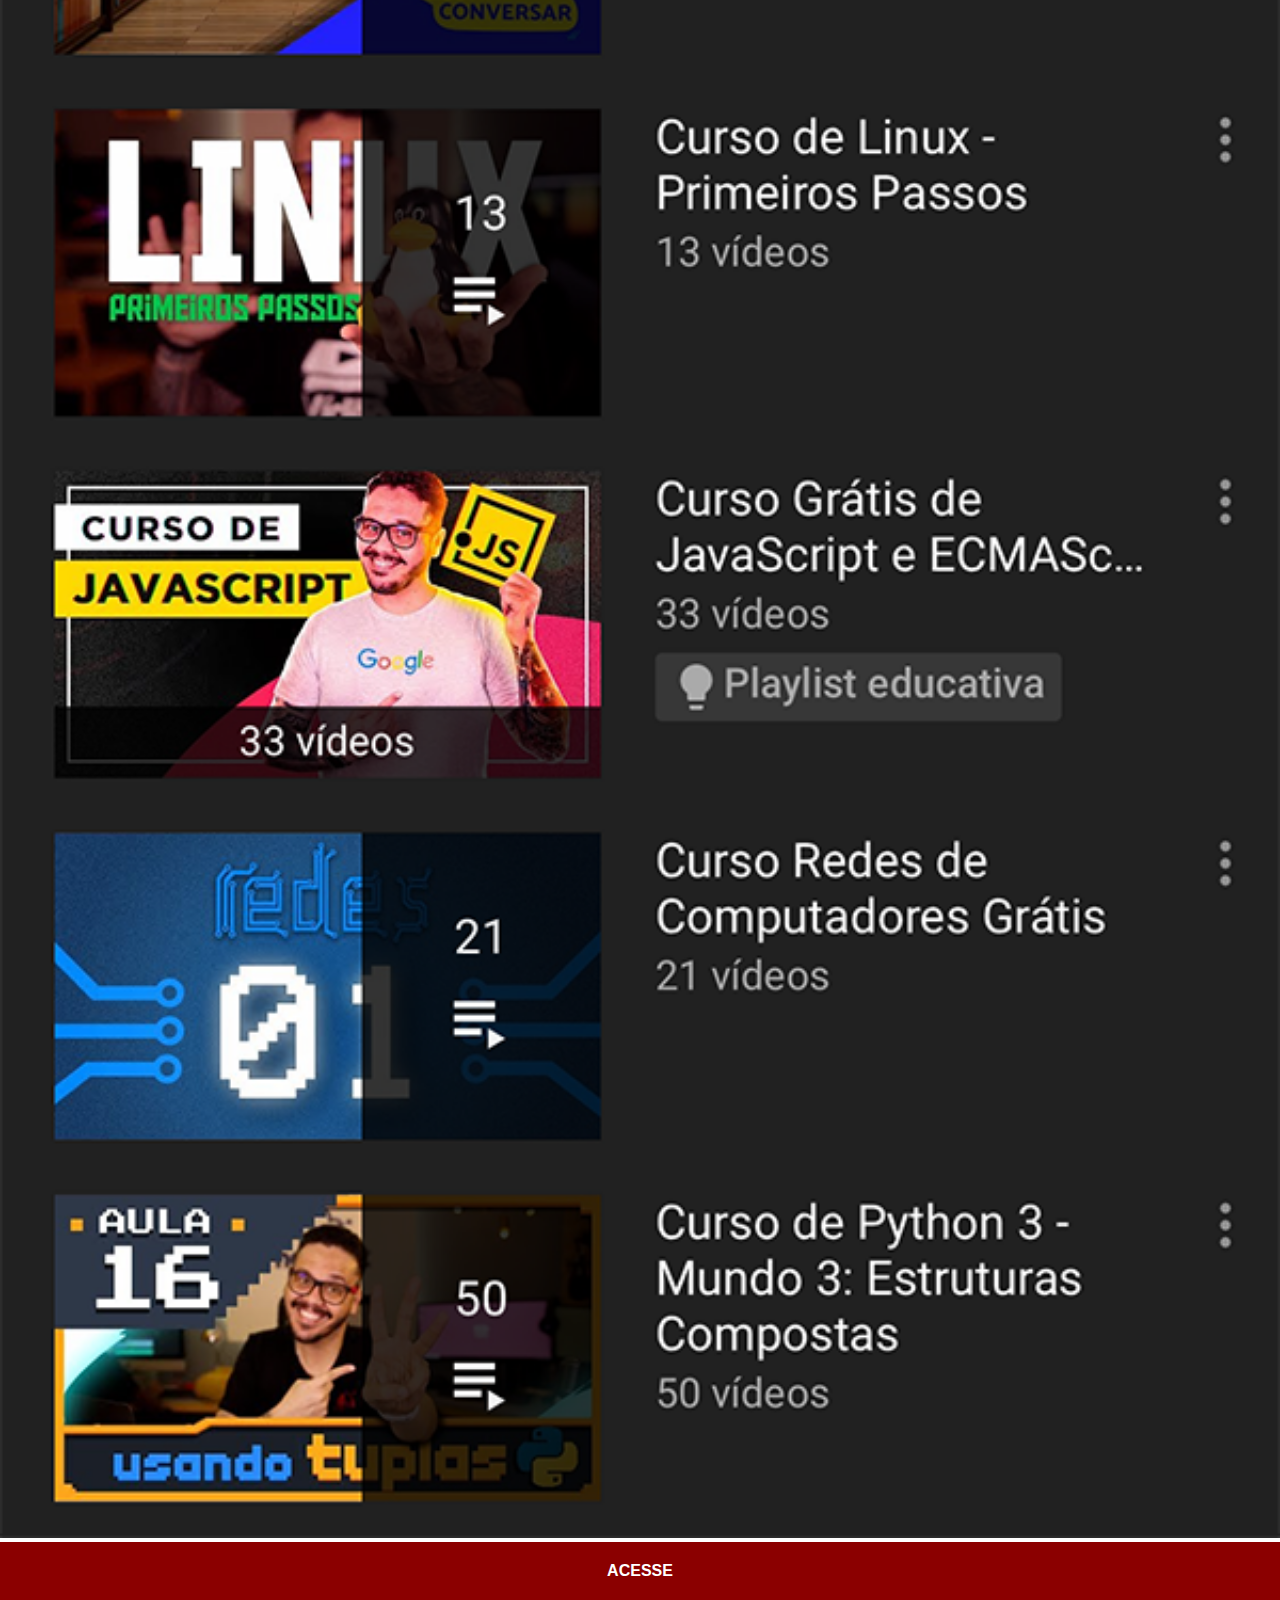
<file: youtube.html>
<!DOCTYPE html>
<html lang="pt-br">
<head>
    <meta charset="UTF-8">
    <meta http-equiv="X-UA-Compatible" content="IE=edge">
    <meta name="viewport" content="width=device-width, initial-scale=1.0">
    <title>Youtube</title>
    <link rel="stylesheet" href="estilos/social.css">
</head>

<body>
    <img src="imagens/tela-youtube.png" alt="Youtube">
    <a href="https://www.youtube.com/channel/UCrWvhVmt0Qac3HgsjQK62FQ" target="_blank">ACESSE</a>
</body>
</html>
</file>
<file: style.css>
@charset "UTF-8";

* {
    margin: 0;
    padding: 0;
    font-family: Arial, Helvetica, sans-serif;
}


html, body {
    height: 100vh;
    width: 100vw;
    background-color: black;
}

body {
    background: url(imagens/fundo-madeira.jpg) no-repeat top center;
    background-size: cover;
    background-attachment: fixed;
}

main {
    height: 100vh;
    position: relative;
}

section#telefone {
    position: absolute;
    top: 50%;
    left: 50%;
    transform: translate(-50%, -50%);


    height: 627px;
    width: 311px;
    background:  url(imagens/frame-iphone.png) no-repeat;
}

iframe#tela {
    position: relative;
    top: 81px;
    left: 23px;
    width: 269px;
    height: 471px;
}

section#redes-sociais {
    padding-top: 25%;
    text-align: right;
}

section#redes-sociais img {
    width: 50px;
    margin: 10px;
    border-radius: 50%;
    box-shadow: 2px 2px 5px rgba(0, 0, 0, 0.400);
    box-sizing: border-box;
}

section#redes-sociais img:hover {
    border: 2px solid rgba(255, 255, 255, 0.603);
    transform: translate(-3px, -3px);
    box-shadow: 5px 5px 10px rgba(0, 0, 0, 0.644);
    transition: transform .3s;

}
</file>
<file: estilos/social.css>
@charset "UTP-8";

    * {
        margin: 0px;
        padding: 0px;
        font-family: Arial, Helvetica, sans-serif;
    }

    ::-webkit-scrollbar{
        width: 0px;
        height: 0px;
    }

    img {
        width: 100vw;

    }

    a {
        display: block;
        background-color: darkred;
        color: white;
        padding: 20px;
        text-align: center;
        font-weight: bolder;
        text-decoration: none;
    }

    a:hover{
        background-color: red;
    }
</file>
